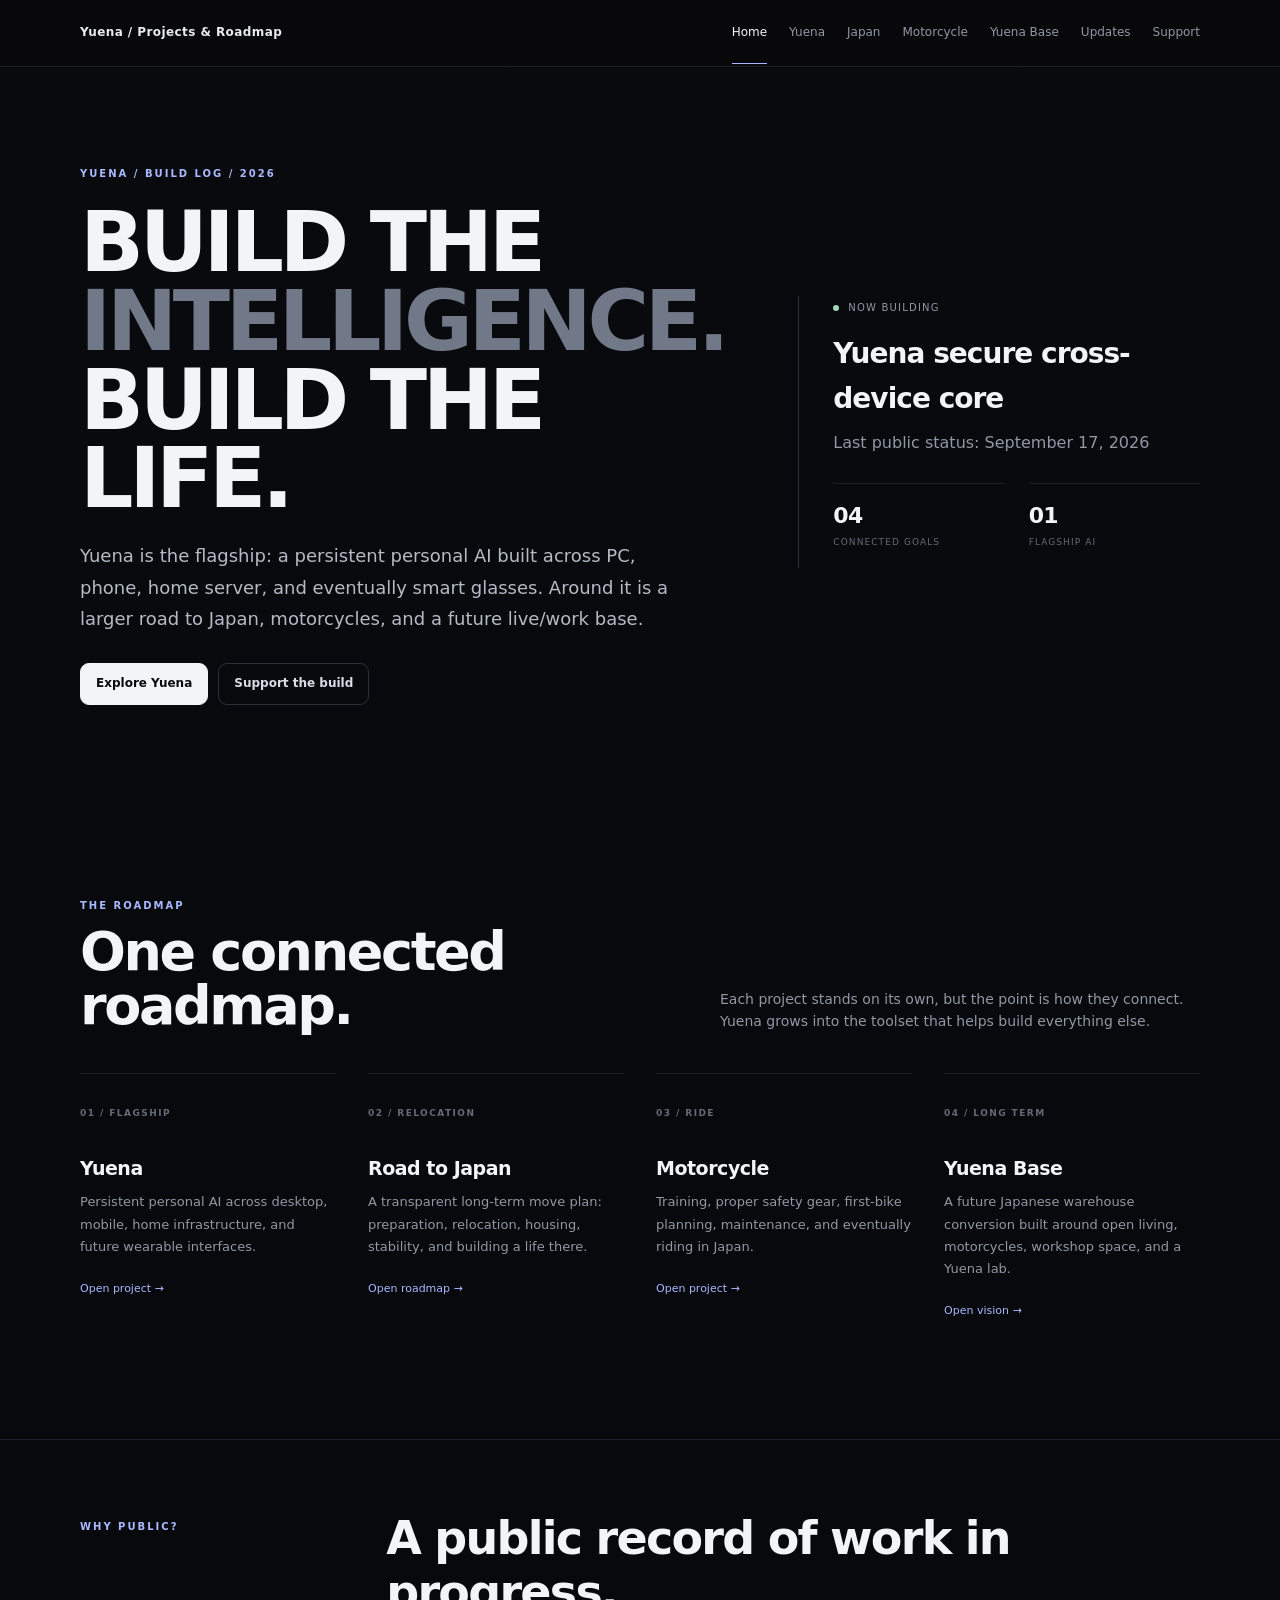
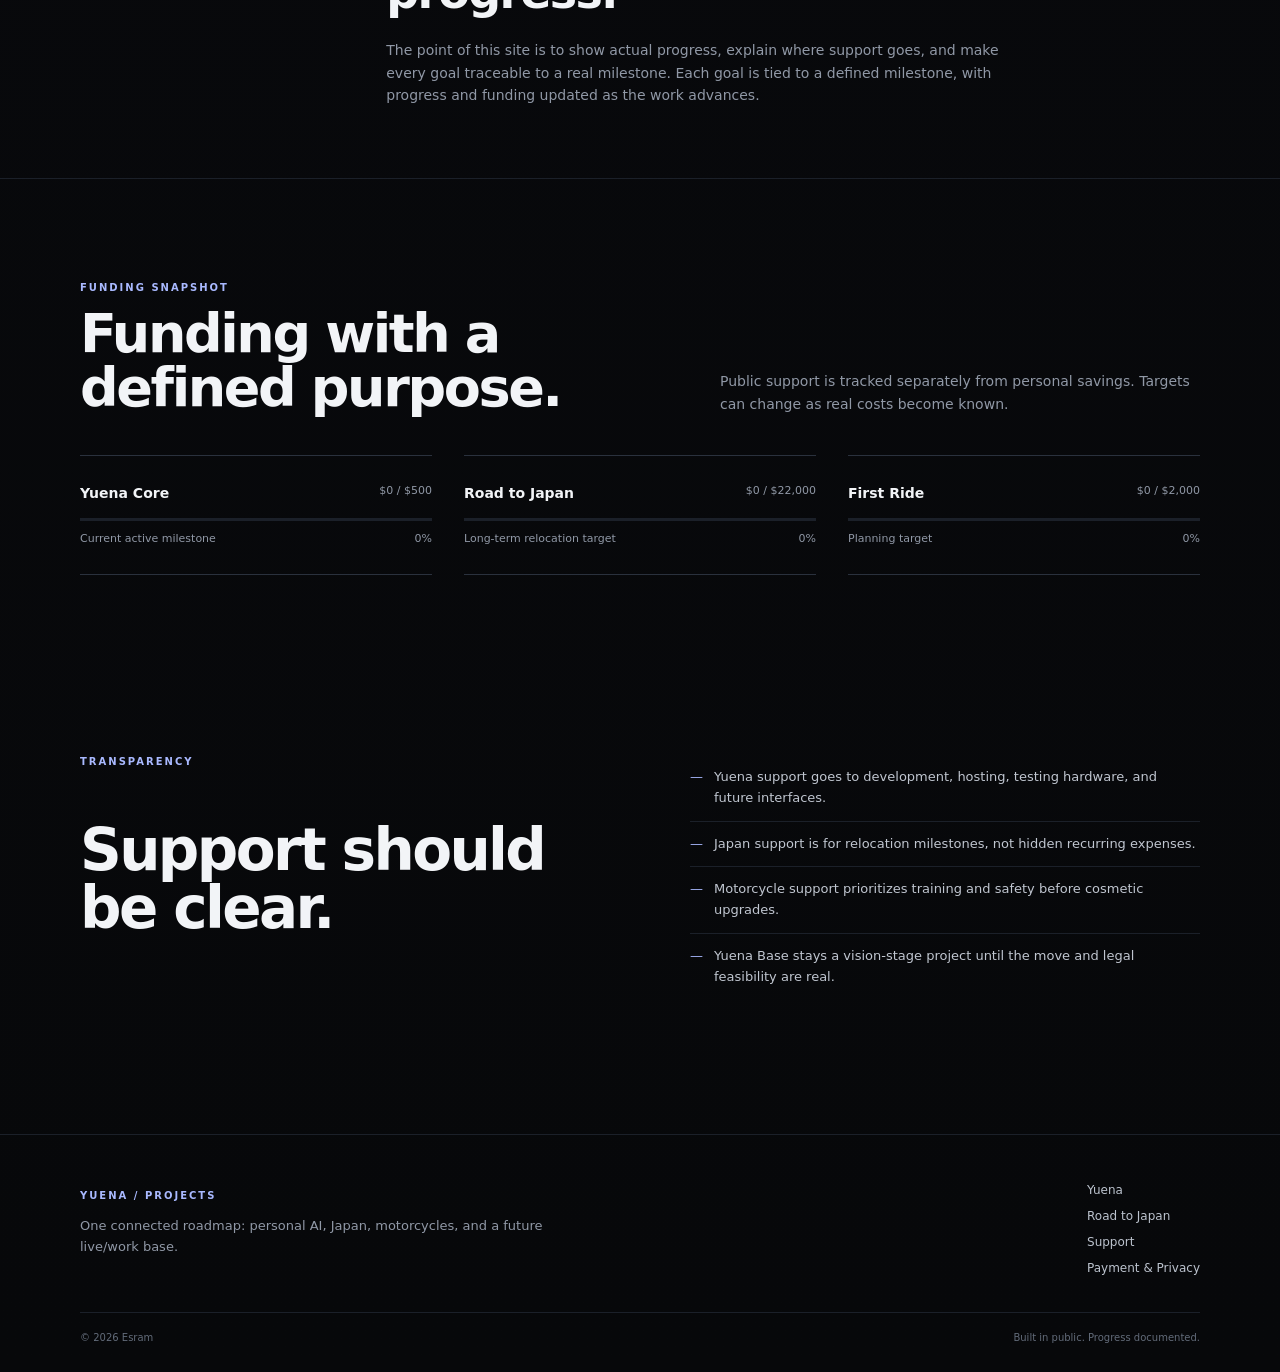
<file: index.html>
<!doctype html>
<html lang="en">
<head>
  <meta charset="utf-8">
  <meta name="viewport" content="width=device-width,initial-scale=1">
  <meta name="theme-color" content="#07090d">
  <meta property="og:type" content="website">
  <meta property="og:site_name" content="Yuena Projects">
  <meta property="og:title" content="Yuena / Projects & Roadmap">
  <meta property="og:description" content="Building Yuena, a persistent personal AI, alongside a documented road to Japan, motorcycle progression, and the long-term Yuena Base.">
  <meta property="og:url" content="https://sleepingesram-dev.github.io/yuena-project/">
  <meta property="og:image" content="https://sleepingesram-dev.github.io/yuena-project/assets/social-preview.png">
  <meta property="og:image:width" content="1200">
  <meta property="og:image:height" content="630">
  <meta name="twitter:card" content="summary_large_image">
  <meta name="twitter:title" content="Yuena / Projects & Roadmap">
  <meta name="twitter:description" content="Building Yuena, a persistent personal AI, alongside a documented road to Japan, motorcycle progression, and the long-term Yuena Base.">
  <meta name="twitter:image" content="https://sleepingesram-dev.github.io/yuena-project/assets/social-preview.png">
  <link rel="canonical" href="https://sleepingesram-dev.github.io/yuena-project/">
  <meta name="description" content="Yuena build log: personal AI, the road to Japan, motorcycles, and a future live/work base.">
  <title>Yuena / Projects & Roadmap</title>
  <link rel="icon" href="assets/favicon.svg" type="image/svg+xml">
  <link rel="stylesheet" href="styles.css?v=6">
  <script src="site-config.js"></script>
  <script defer src="app.js?v=6"></script>
</head>
<body>
<header class="site-header" data-site-header></header>
<main>
  <section class="hero">
    <div class="container hero-grid">
      <div class="reveal">
        <span class="eyebrow">Yuena / BUILD LOG / 2026</span>
        <h1>BUILD THE<br><span>INTELLIGENCE.</span><br>BUILD THE LIFE.</h1>
        <p class="lead">Yuena is the flagship: a persistent personal AI built across PC, phone, home server, and eventually smart glasses. Around it is a larger road to Japan, motorcycles, and a future live/work base.</p>
        <div class="actions">
          <a class="btn primary" href="yuena.html">Explore Yuena</a>
          <a class="btn" href="support.html">Support the build</a>
        </div>
      </div>
      <aside class="hero-card reveal">
        <div class="status-line"><span class="status-dot"></span> Now building</div>
        <h2 data-current-focus style="margin:16px 0 8px;font-size:28px;letter-spacing:-.035em">Yuena secure cross-device core</h2>
        <p style="margin:0;color:var(--muted)">Last public status: <span data-updated></span></p>
        <div class="metric-grid">
          <div class="metric"><strong>04</strong><span>Connected goals</span></div>
          <div class="metric"><strong>01</strong><span>Flagship AI</span></div>
          <div class="metric"><strong>∞</strong><span>Iterations</span></div>
          <div class="metric"><strong>100%</strong><span>Build in public</span></div>
        </div>
      </aside>
    </div>
  </section>

  <section class="section">
    <div class="container">
      <div class="section-head reveal">
        <div><span class="eyebrow">THE ROADMAP</span><h2>One connected roadmap.</h2></div>
        <p>Each project stands on its own, but the point is how they connect. Yuena grows into the toolset that helps build everything else.</p>
      </div>
      <div class="grid-4">
        <a class="card reveal" href="yuena.html"><span class="num">01 / FLAGSHIP</span><h3>Yuena</h3><p>Persistent personal AI across desktop, mobile, home infrastructure, and future wearable interfaces.</p><span class="arrow">Open project →</span></a>
        <a class="card reveal" href="japan.html"><span class="num">02 / RELOCATION</span><h3>Road to Japan</h3><p>A transparent long-term move plan: preparation, relocation, housing, stability, and building a life there.</p><span class="arrow">Open roadmap →</span></a>
        <a class="card reveal" href="motorcycle.html"><span class="num">03 / RIDE</span><h3>Motorcycle</h3><p>Training, proper safety gear, first-bike planning, maintenance, and eventually riding in Japan.</p><span class="arrow">Open project →</span></a>
        <a class="card reveal" href="base.html"><span class="num">04 / LONG TERM</span><h3>Yuena Base</h3><p>A future Japanese warehouse conversion built around open living, motorcycles, workshop space, and a Yuena lab.</p><span class="arrow">Open vision →</span></a>
      </div>
    </div>
  </section>

  <section class="band">
    <div class="container manifesto">
      <div class="reveal"><span class="eyebrow">WHY PUBLIC?</span></div>
      <div class="reveal">
        <blockquote>A public record of work in progress.</blockquote>
        <p>The point of this site is to show actual progress, explain where support goes, and make every goal traceable to a real milestone. Each goal is tied to a defined milestone, with progress and funding updated as the work advances.</p>
      </div>
    </div>
  </section>

  <section class="section">
    <div class="container">
      <div class="section-head reveal">
        <div><span class="eyebrow">FUNDING SNAPSHOT</span><h2>Funding with a defined purpose.</h2></div>
        <p>Public support is tracked separately from personal savings. Targets can change as real costs become known.</p>
      </div>
      <div class="grid-3">
        <div class="fund-card reveal" data-fund="yuenaCore"><div class="fund-top"><strong data-fund-label></strong><span data-fund-value></span></div><div class="fund-track"><span class="fund-bar" data-fund-bar></span></div><div class="fund-foot"><span>Current active milestone</span><span data-fund-pct></span></div></div>
        <div class="fund-card reveal" data-fund="japan"><div class="fund-top"><strong data-fund-label></strong><span data-fund-value></span></div><div class="fund-track"><span class="fund-bar" data-fund-bar></span></div><div class="fund-foot"><span>Long-term relocation target</span><span data-fund-pct></span></div></div>
        <div class="fund-card reveal" data-fund="motorcycle"><div class="fund-top"><strong data-fund-label></strong><span data-fund-value></span></div><div class="fund-track"><span class="fund-bar" data-fund-bar></span></div><div class="fund-foot"><span>Planning target</span><span data-fund-pct></span></div></div>
      </div>
    </div>
  </section>

  <section class="section tight">
    <div class="container split">
      <div class="reveal"><span class="eyebrow">TRANSPARENCY</span><h2 style="font-size:clamp(34px,5vw,58px);line-height:1;letter-spacing:-.045em">Support should be clear.</h2></div>
      <div class="reveal"><ul class="list"><li>Yuena support goes to development, hosting, testing hardware, and future interfaces.</li><li>Japan support is for relocation milestones, not hidden recurring expenses.</li><li>Motorcycle support prioritizes training and safety before cosmetic upgrades.</li><li>Yuena Base stays a vision-stage project until the move and legal feasibility are real.</li></ul></div>
    </div>
  </section>
</main>
<footer class="site-footer" data-site-footer></footer>
</body>
</html>
</file>
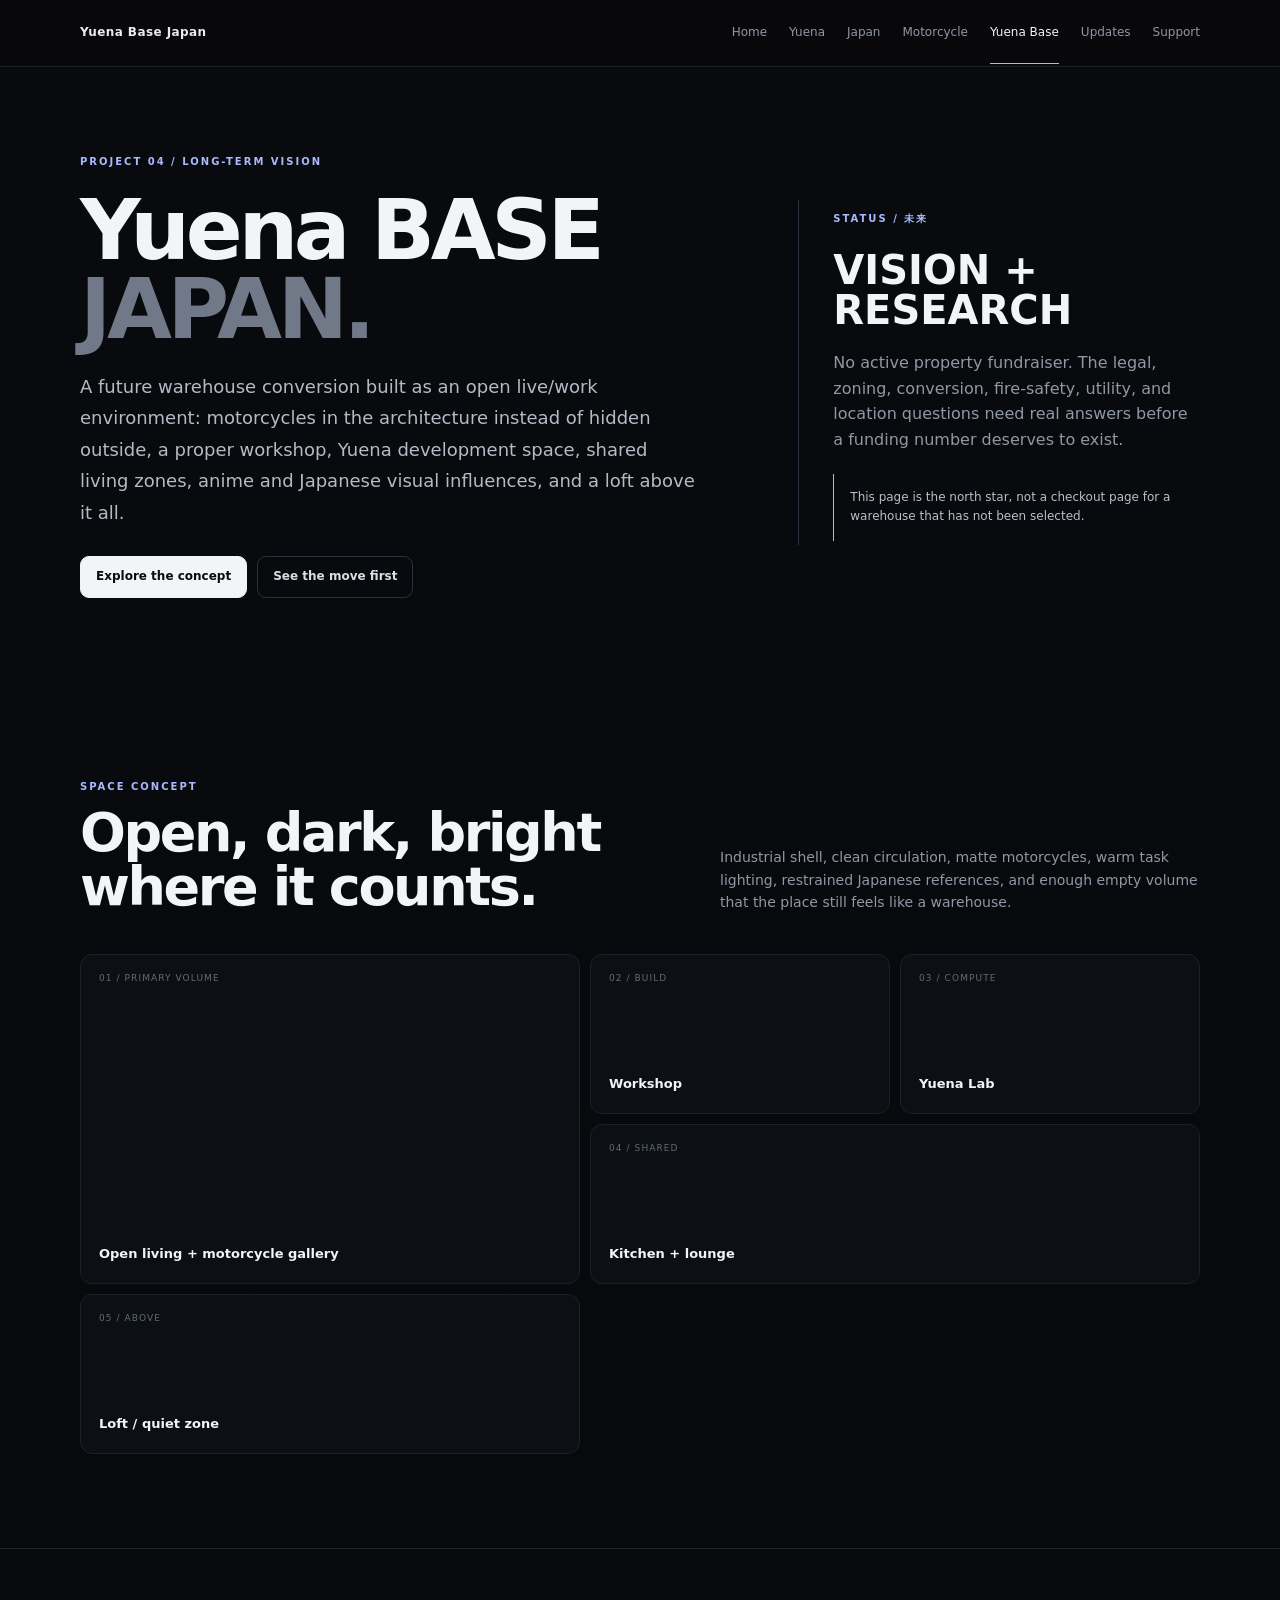
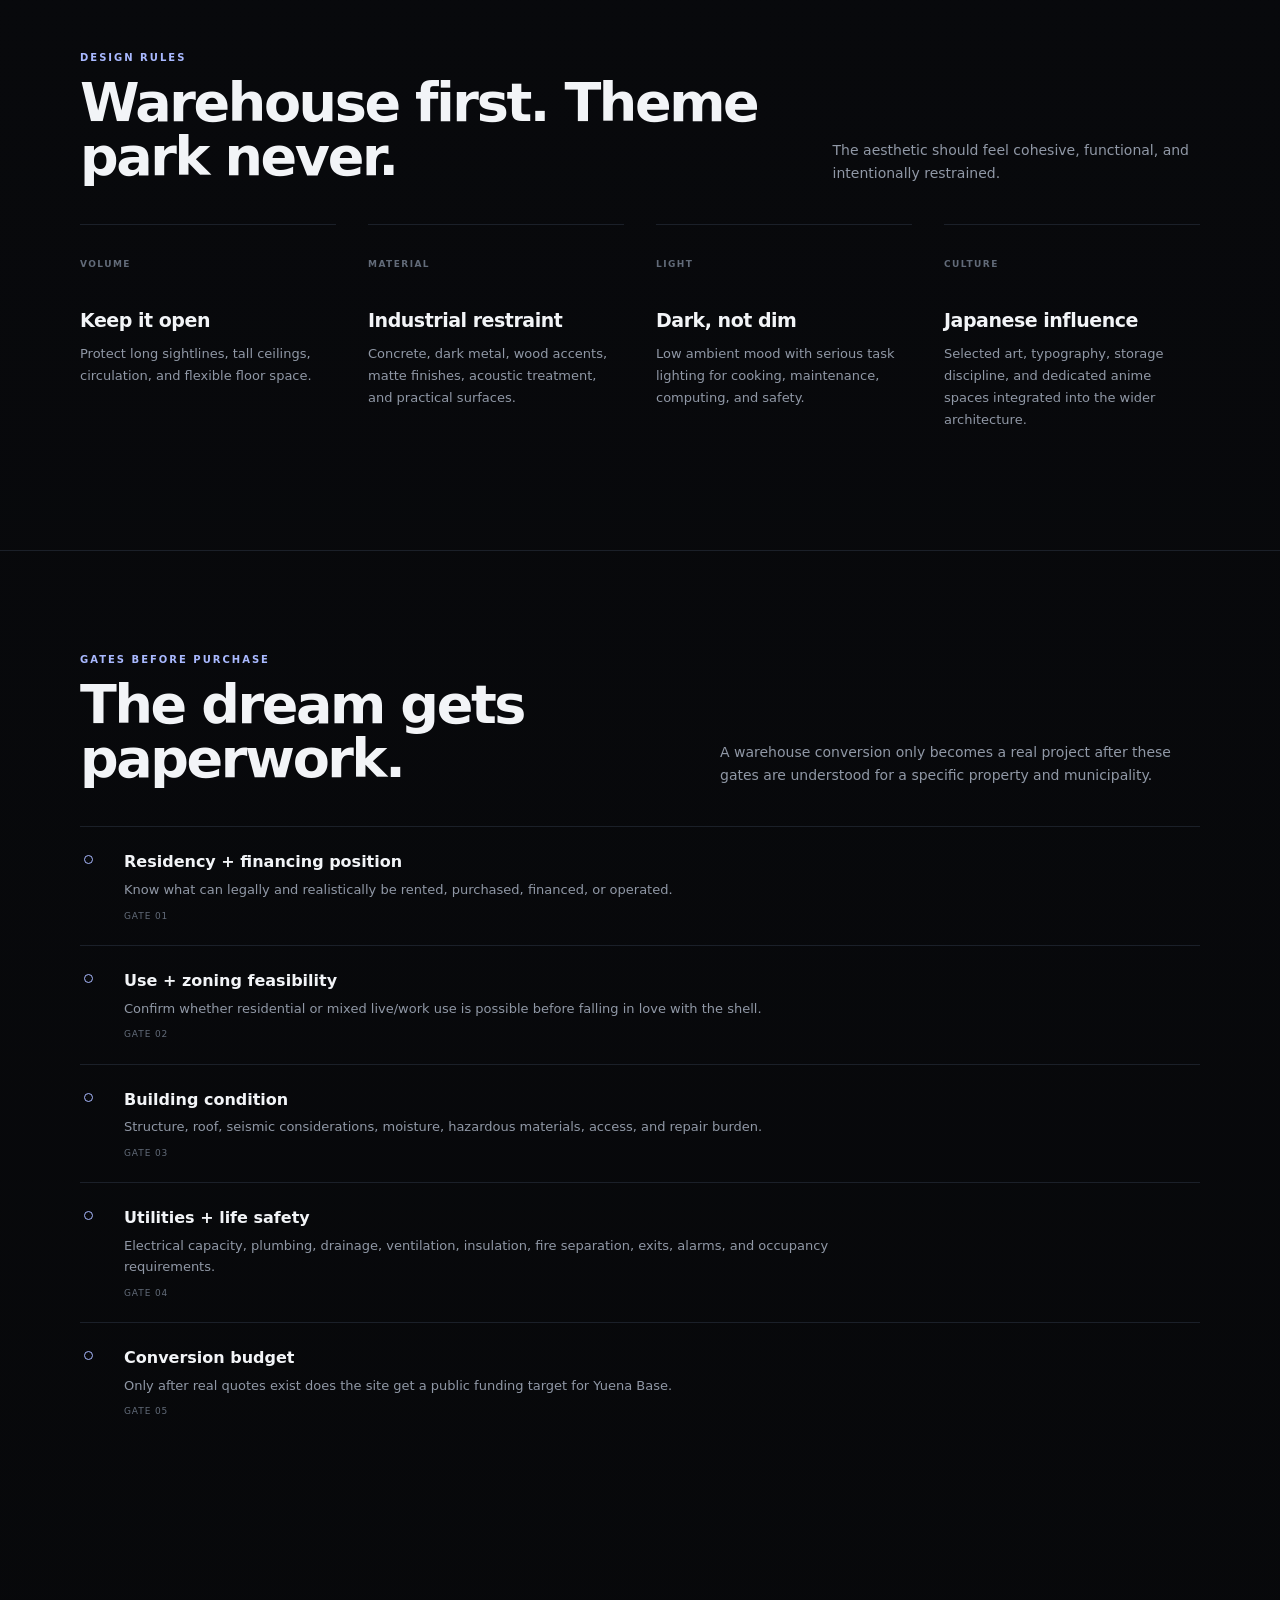
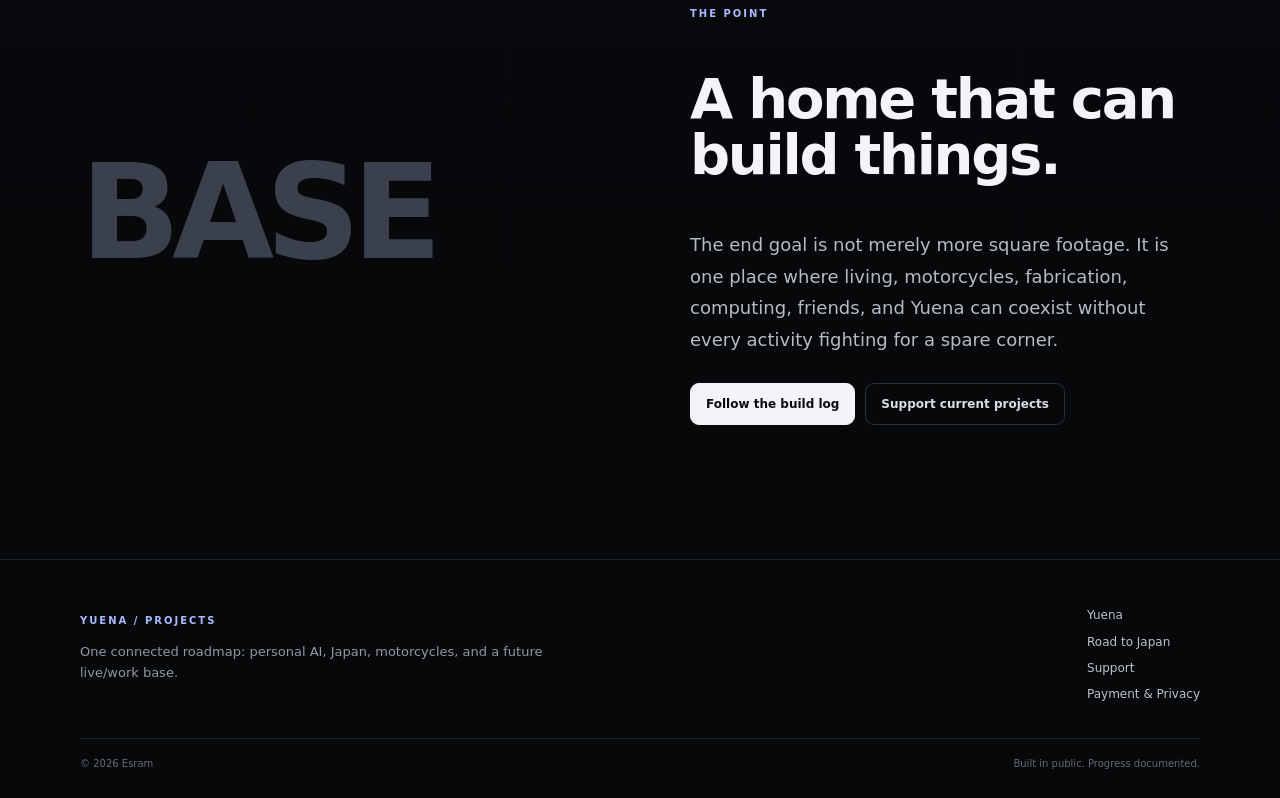
<file: base.html>
<!doctype html>
<html lang="en">
<head>
  <meta charset="utf-8">
  <meta name="viewport" content="width=device-width,initial-scale=1">
  <meta name="theme-color" content="#07090d">
  <meta property="og:type" content="website">
  <meta property="og:site_name" content="Yuena Projects">
  <meta property="og:title" content="Yuena Base Japan">
  <meta property="og:description" content="A long-term concept for a Japanese warehouse-style live/work space combining motorcycles, workshop space, shared living, and a Yuena lab.">
  <meta property="og:url" content="https://sleepingesram-dev.github.io/yuena-project/base.html">
  <meta property="og:image" content="https://sleepingesram-dev.github.io/yuena-project/assets/social-preview.png">
  <meta property="og:image:width" content="1200">
  <meta property="og:image:height" content="630">
  <meta name="twitter:card" content="summary_large_image">
  <meta name="twitter:title" content="Yuena Base Japan">
  <meta name="twitter:description" content="A long-term concept for a Japanese warehouse-style live/work space combining motorcycles, workshop space, shared living, and a Yuena lab.">
  <meta name="twitter:image" content="https://sleepingesram-dev.github.io/yuena-project/assets/social-preview.png">
  <link rel="canonical" href="https://sleepingesram-dev.github.io/yuena-project/base.html">
  <meta name="description" content="Yuena Base: a long-term vision for a Japanese warehouse conversion combining open living, motorcycles, workshop space, and an AI lab.">
  <title>Yuena Base Japan</title>
  <link rel="icon" href="assets/favicon.svg" type="image/svg+xml">
  <link rel="stylesheet" href="styles.css?v=6">
  <script src="site-config.js"></script>
  <script defer src="app.js?v=6"></script>
</head>
<body>
<header class="site-header" data-site-header></header>
<main>
  <section class="hero compact">
    <div class="container hero-grid">
      <div class="reveal">
        <span class="eyebrow">PROJECT 04 / LONG-TERM VISION</span>
        <h1>Yuena BASE<br><span>JAPAN.</span></h1>
        <p class="lead">A future warehouse conversion built as an open live/work environment: motorcycles in the architecture instead of hidden outside, a proper workshop, Yuena development space, shared living zones, anime and Japanese visual influences, and a loft above it all.</p>
        <div class="actions"><a class="btn primary" href="#zones">Explore the concept</a><a class="btn" href="japan.html">See the move first</a></div>
      </div>
      <aside class="hero-card reveal">
        <span class="eyebrow">STATUS / 未来</span>
        <h2 style="font-size:40px;line-height:1;margin:20px 0">VISION + RESEARCH</h2>
        <p style="color:var(--muted)">No active property fundraiser. The legal, zoning, conversion, fire-safety, utility, and location questions need real answers before a funding number deserves to exist.</p>
        <div class="note" style="margin-top:22px">This page is the north star, not a checkout page for a warehouse that has not been selected.</div>
      </aside>
    </div>
  </section>

  <section class="section" id="zones">
    <div class="container">
      <div class="section-head reveal"><div><span class="eyebrow">SPACE CONCEPT</span><h2>Open, dark, bright where it counts.</h2></div><p>Industrial shell, clean circulation, matte motorcycles, warm task lighting, restrained Japanese references, and enough empty volume that the place still feels like a warehouse.</p></div>
      <div class="zone-grid reveal">
        <div class="zone"><small>01 / PRIMARY VOLUME</small><strong>Open living + motorcycle gallery</strong></div>
        <div class="zone"><small>02 / BUILD</small><strong>Workshop</strong></div>
        <div class="zone"><small>03 / COMPUTE</small><strong>Yuena Lab</strong></div>
        <div class="zone"><small>04 / SHARED</small><strong>Kitchen + lounge</strong></div>
        <div class="zone"><small>05 / ABOVE</small><strong>Loft / quiet zone</strong></div>
      </div>
    </div>
  </section>

  <section class="band">
    <div class="container section">
      <div class="section-head reveal"><div><span class="eyebrow">DESIGN RULES</span><h2>Warehouse first. Theme park never.</h2></div><p>The aesthetic should feel cohesive, functional, and intentionally restrained.</p></div>
      <div class="grid-4">
        <div class="card reveal"><span class="num">VOLUME</span><h3>Keep it open</h3><p>Protect long sightlines, tall ceilings, circulation, and flexible floor space.</p></div>
        <div class="card reveal"><span class="num">MATERIAL</span><h3>Industrial restraint</h3><p>Concrete, dark metal, wood accents, matte finishes, acoustic treatment, and practical surfaces.</p></div>
        <div class="card reveal"><span class="num">LIGHT</span><h3>Dark, not dim</h3><p>Low ambient mood with serious task lighting for cooking, maintenance, computing, and safety.</p></div>
        <div class="card reveal"><span class="num">CULTURE</span><h3>Japanese influence</h3><p>Selected art, typography, storage discipline, and dedicated anime spaces integrated into the wider architecture.</p></div>
      </div>
    </div>
  </section>

  <section class="section">
    <div class="container">
      <div class="section-head reveal"><div><span class="eyebrow">GATES BEFORE PURCHASE</span><h2>The dream gets paperwork.</h2></div><p>A warehouse conversion only becomes a real project after these gates are understood for a specific property and municipality.</p></div>
      <div class="timeline">
        <div class="timeline-card reveal"><h3>Residency + financing position</h3><p>Know what can legally and realistically be rented, purchased, financed, or operated.</p><small>Gate 01</small></div>
        <div class="timeline-card reveal"><h3>Use + zoning feasibility</h3><p>Confirm whether residential or mixed live/work use is possible before falling in love with the shell.</p><small>Gate 02</small></div>
        <div class="timeline-card reveal"><h3>Building condition</h3><p>Structure, roof, seismic considerations, moisture, hazardous materials, access, and repair burden.</p><small>Gate 03</small></div>
        <div class="timeline-card reveal"><h3>Utilities + life safety</h3><p>Electrical capacity, plumbing, drainage, ventilation, insulation, fire separation, exits, alarms, and occupancy requirements.</p><small>Gate 04</small></div>
        <div class="timeline-card reveal"><h3>Conversion budget</h3><p>Only after real quotes exist does the site get a public funding target for Yuena Base.</p><small>Gate 05</small></div>
      </div>
    </div>
  </section>

  <section class="section tight">
    <div class="container split">
      <div class="reveal"><div class="big-number">BASE</div></div>
      <div class="reveal"><span class="eyebrow">THE POINT</span><h2 style="font-size:clamp(34px,5vw,56px);line-height:1;letter-spacing:-.04em">A home that can build things.</h2><p class="lead">The end goal is not merely more square footage. It is one place where living, motorcycles, fabrication, computing, friends, and Yuena can coexist without every activity fighting for a spare corner.</p><div class="actions"><a class="btn primary" href="updates.html">Follow the build log</a><a class="btn" href="support.html">Support current projects</a></div></div>
    </div>
  </section>
</main>
<footer class="site-footer" data-site-footer></footer>
</body>
</html>
</file>
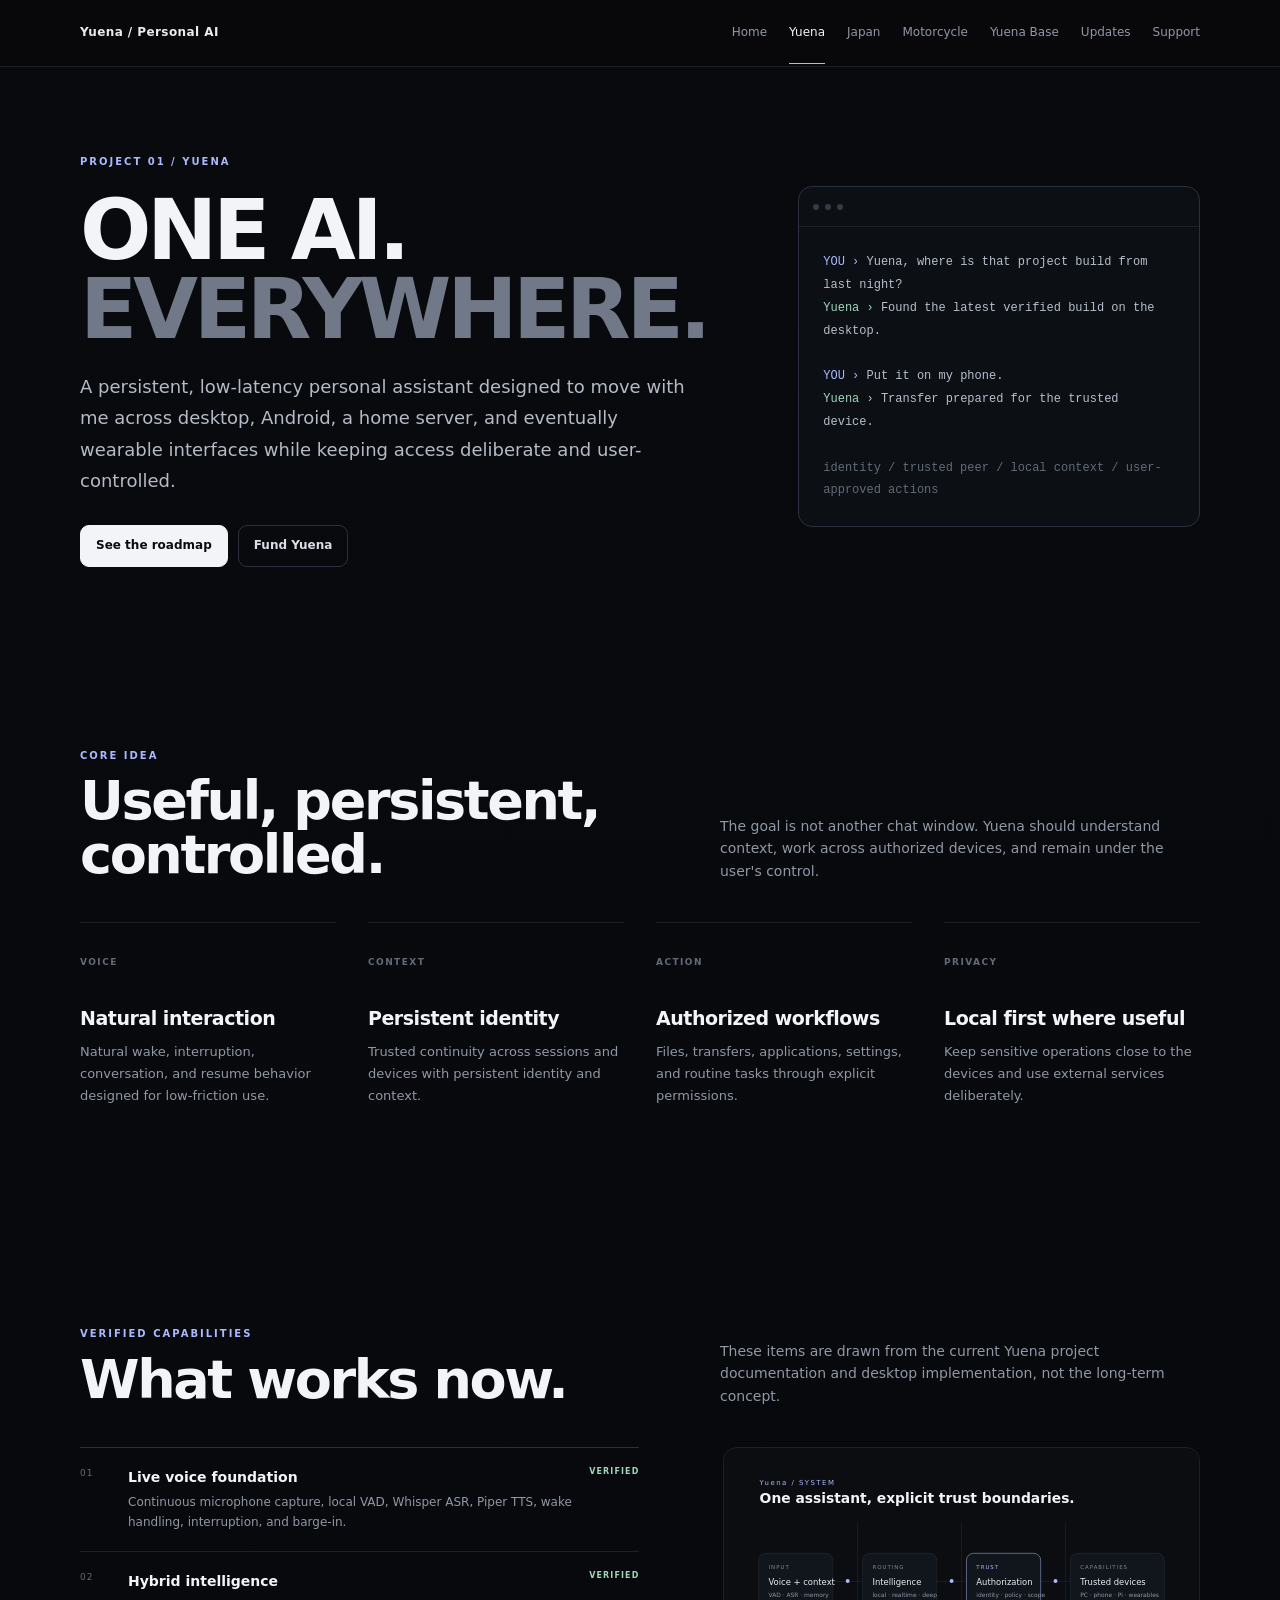
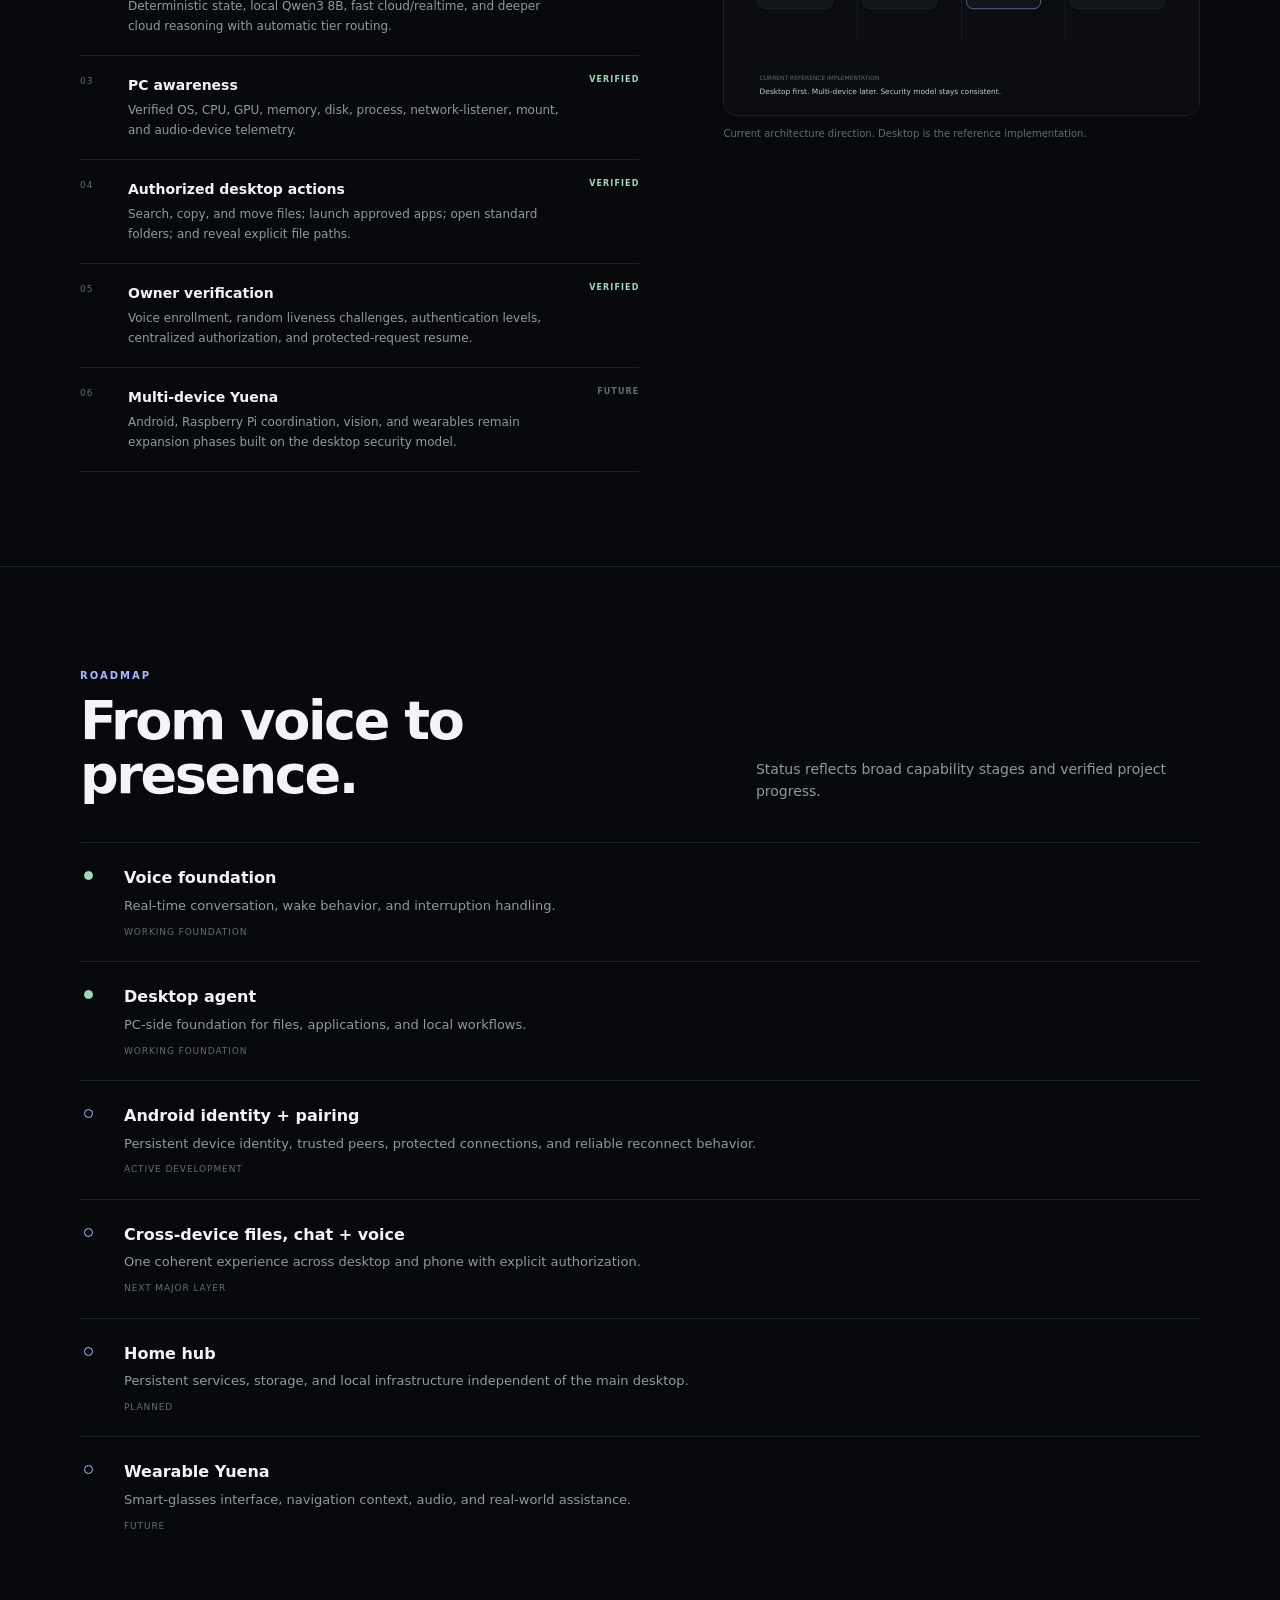
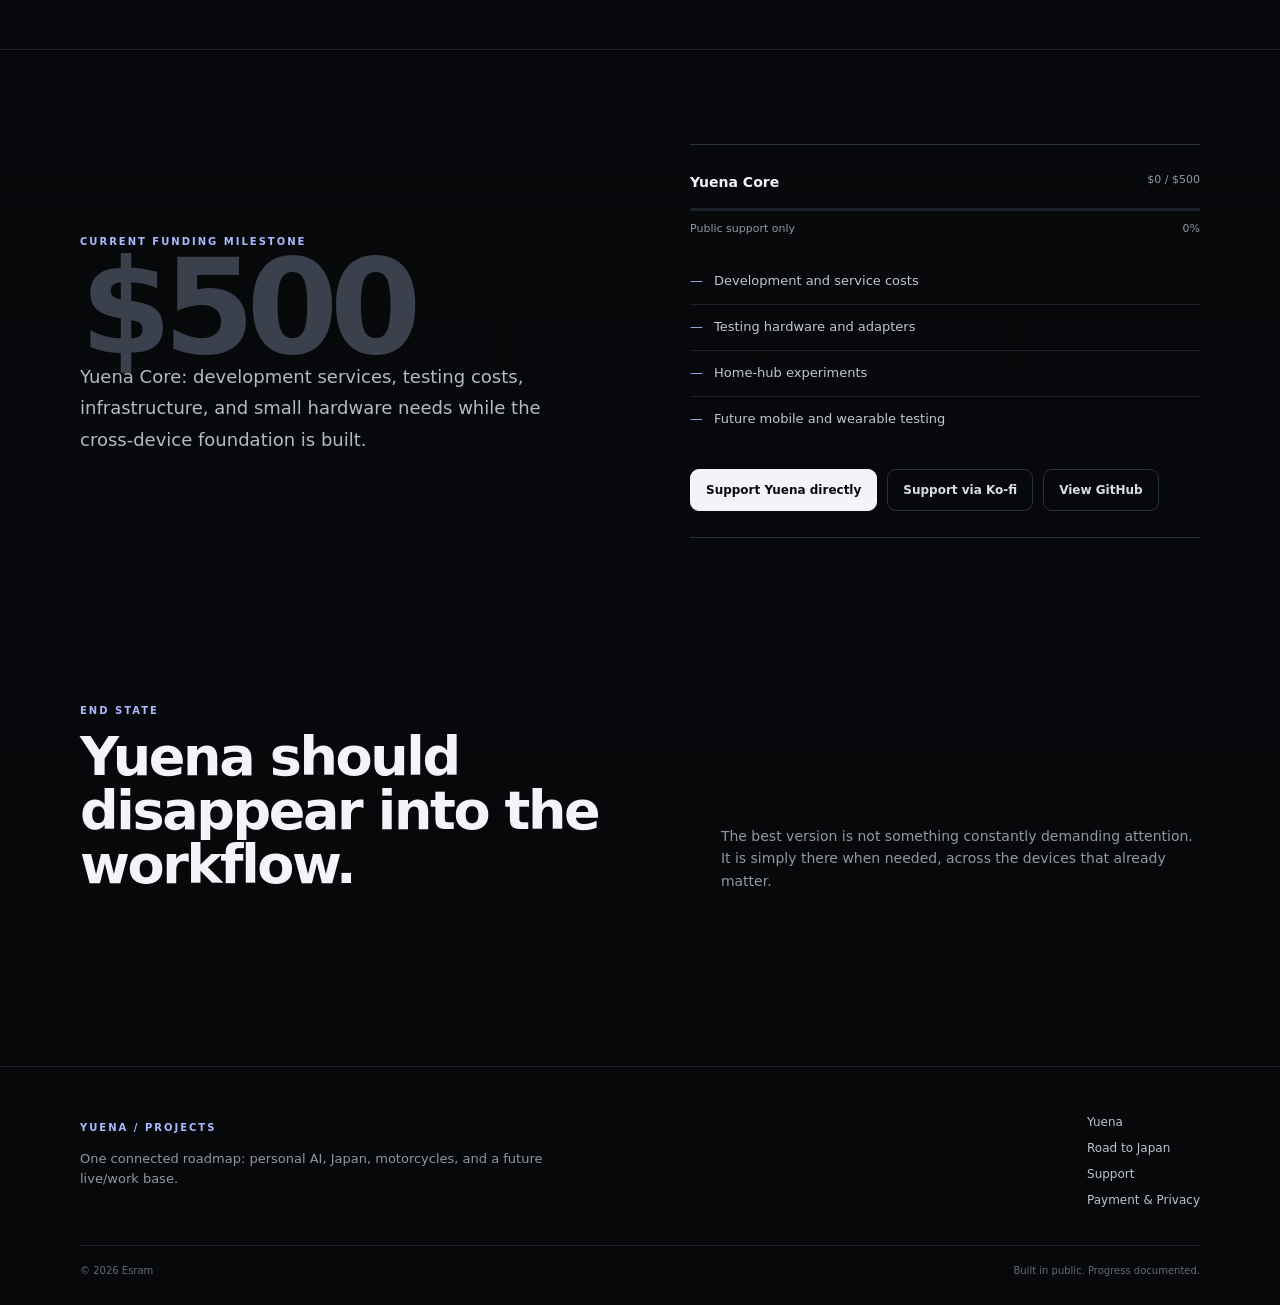
<file: ev.html>
<!doctype html>
<html lang="en"><head>
<meta charset="utf-8">
<meta name="robots" content="noindex">
<meta http-equiv="refresh" content="0; url=yuena.html">
<link rel="canonical" href="https://sleepingesram-dev.github.io/yuena-project/yuena.html">
<title>Moved to Yuena</title>
<script>location.replace('yuena.html' + location.search + location.hash);</script>
</head><body>
<p>E.V. has been renamed to Yuena. <a href="yuena.html">Continue to Yuena</a>.</p>
</body></html>
</file>
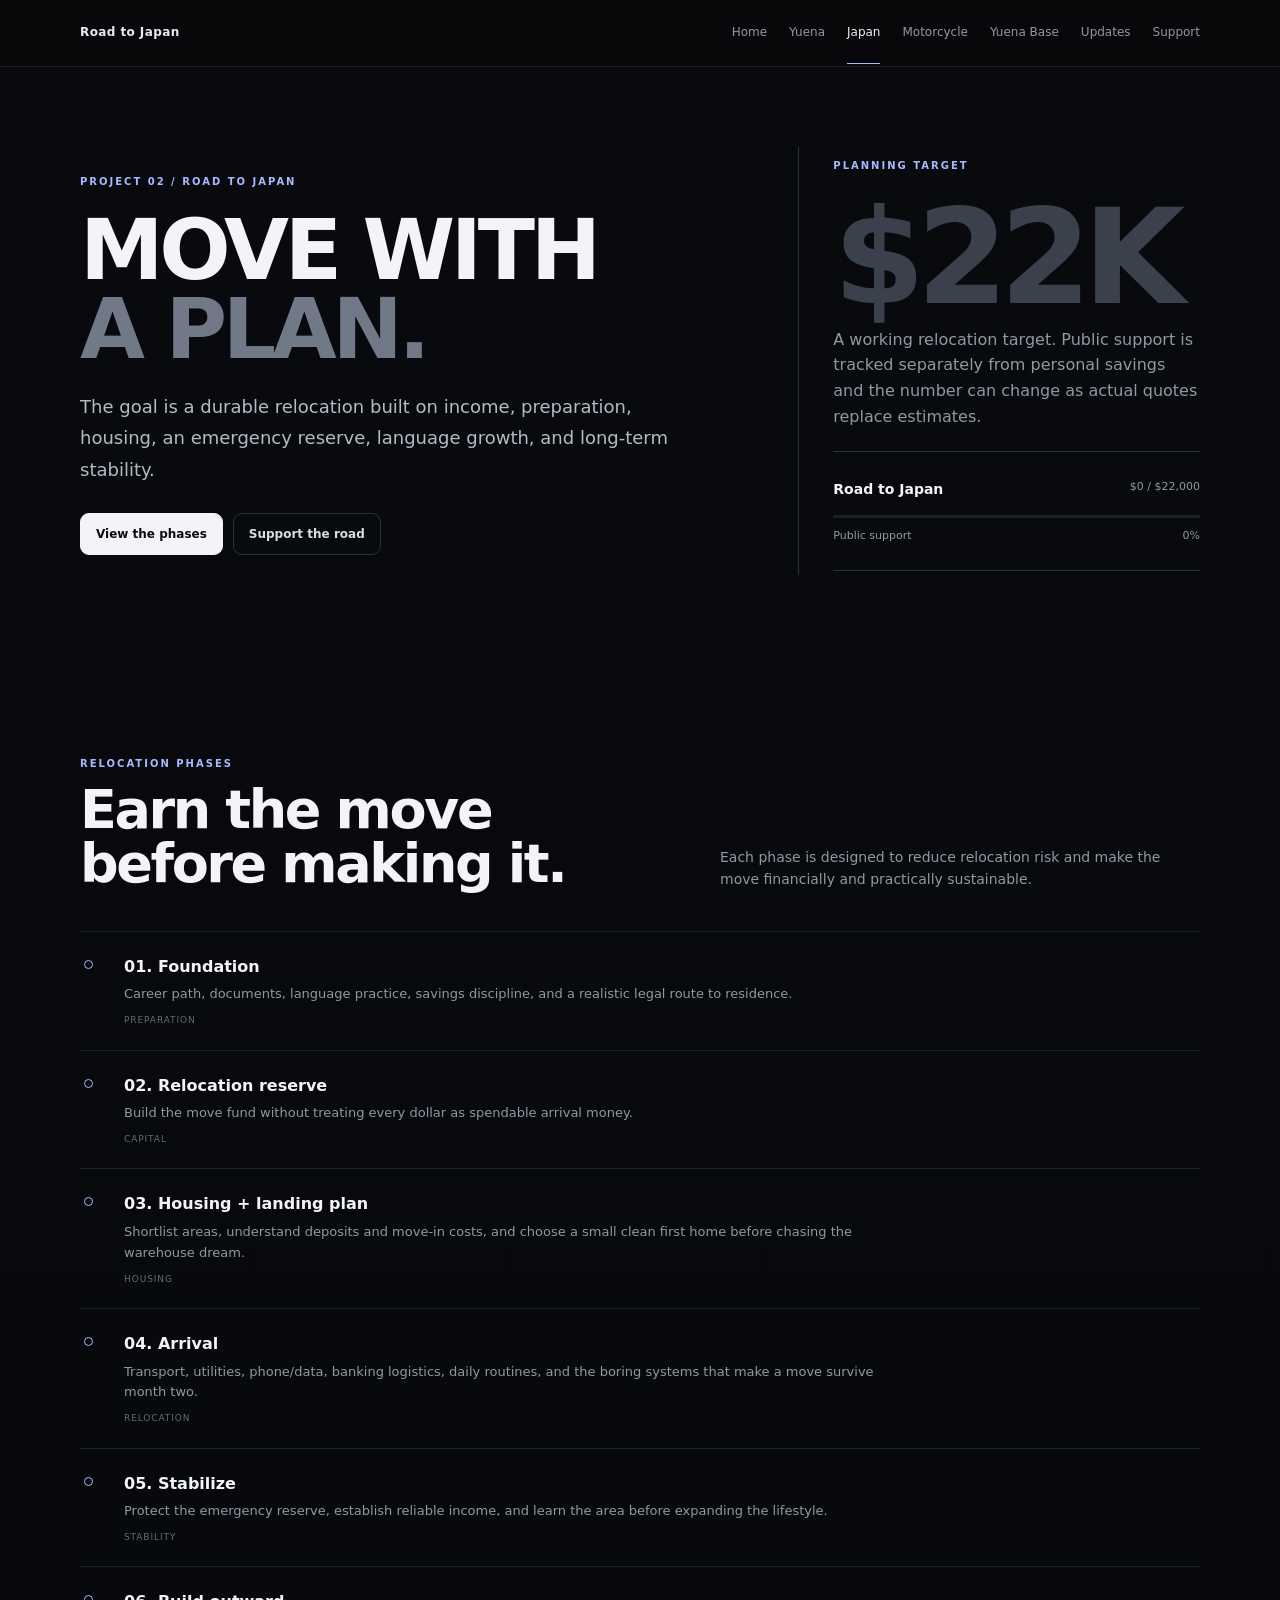
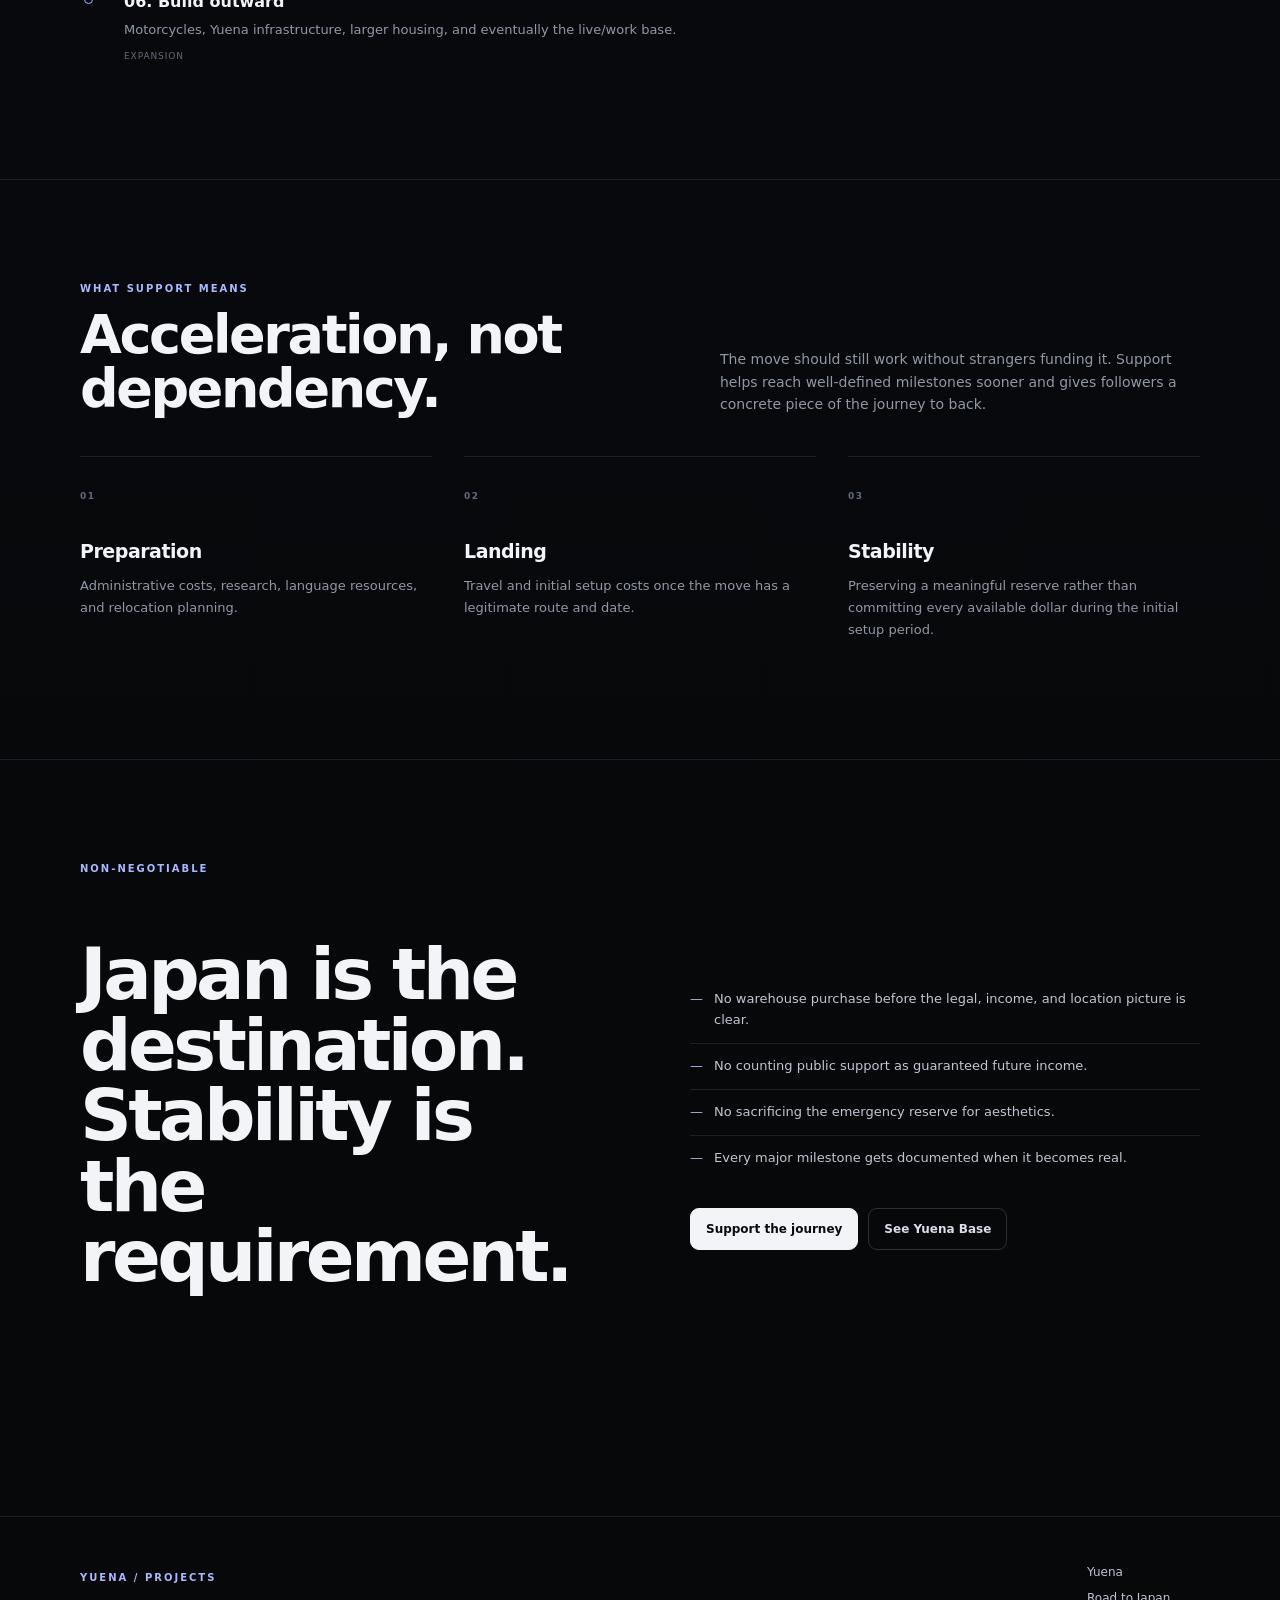
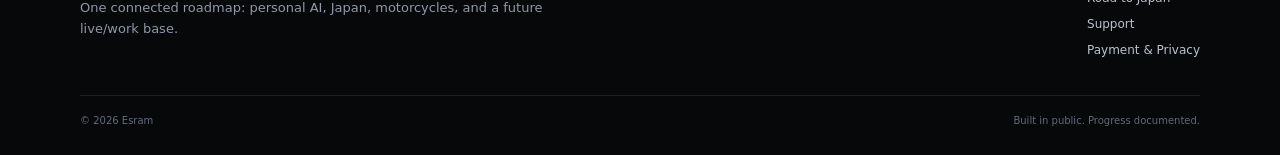
<file: japan.html>
<!doctype html>
<html lang="en">
<head>
  <meta charset="utf-8">
  <meta name="viewport" content="width=device-width,initial-scale=1">
  <meta name="theme-color" content="#07090d">
  <meta property="og:type" content="website">
  <meta property="og:site_name" content="Yuena Projects">
  <meta property="og:title" content="Road to Japan">
  <meta property="og:description" content="A transparent relocation roadmap built around preparation, financial stability, housing, language growth, and long-term sustainability.">
  <meta property="og:url" content="https://sleepingesram-dev.github.io/yuena-project/japan.html">
  <meta property="og:image" content="https://sleepingesram-dev.github.io/yuena-project/assets/social-preview.png">
  <meta property="og:image:width" content="1200">
  <meta property="og:image:height" content="630">
  <meta name="twitter:card" content="summary_large_image">
  <meta name="twitter:title" content="Road to Japan">
  <meta name="twitter:description" content="A transparent relocation roadmap built around preparation, financial stability, housing, language growth, and long-term sustainability.">
  <meta name="twitter:image" content="https://sleepingesram-dev.github.io/yuena-project/assets/social-preview.png">
  <link rel="canonical" href="https://sleepingesram-dev.github.io/yuena-project/japan.html">
  <meta name="description" content="Road to Japan: a public relocation roadmap built around preparation, stability, and a sustainable move.">
  <title>Road to Japan / Yuena</title>
  <link rel="icon" href="assets/favicon.svg" type="image/svg+xml">
  <link rel="stylesheet" href="styles.css?v=6">
  <script src="site-config.js"></script>
  <script defer src="app.js?v=6"></script>
</head>
<body>
<header class="site-header" data-site-header></header>
<main>
  <section class="hero compact">
    <div class="container hero-grid">
      <div class="reveal">
        <span class="eyebrow">PROJECT 02 / ROAD TO JAPAN</span>
        <h1>MOVE WITH<br><span>A PLAN.</span></h1>
        <p class="lead">The goal is a durable relocation built on income, preparation, housing, an emergency reserve, language growth, and long-term stability.</p>
        <div class="actions"><a class="btn primary" href="#phases">View the phases</a><a class="btn" href="support.html#japan">Support the road</a></div>
      </div>
      <aside class="hero-card reveal">
        <span class="eyebrow">PLANNING TARGET</span>
        <div class="big-number" style="margin-top:26px">$22K</div>
        <p style="color:var(--muted)">A working relocation target. Public support is tracked separately from personal savings and the number can change as actual quotes replace estimates.</p>
        <div class="fund-card" data-fund="japan" style="margin-top:22px">
          <div class="fund-top"><strong data-fund-label></strong><span data-fund-value></span></div>
          <div class="fund-track"><span class="fund-bar" data-fund-bar></span></div>
          <div class="fund-foot"><span>Public support</span><span data-fund-pct></span></div>
        </div>
      </aside>
    </div>
  </section>

  <section class="section" id="phases">
    <div class="container">
      <div class="section-head reveal"><div><span class="eyebrow">RELOCATION PHASES</span><h2>Earn the move before making it.</h2></div><p>Each phase is designed to reduce relocation risk and make the move financially and practically sustainable.</p></div>
      <div class="timeline">
        <div class="timeline-card reveal"><h3>01. Foundation</h3><p>Career path, documents, language practice, savings discipline, and a realistic legal route to residence.</p><small>Preparation</small></div>
        <div class="timeline-card reveal"><h3>02. Relocation reserve</h3><p>Build the move fund without treating every dollar as spendable arrival money.</p><small>Capital</small></div>
        <div class="timeline-card reveal"><h3>03. Housing + landing plan</h3><p>Shortlist areas, understand deposits and move-in costs, and choose a small clean first home before chasing the warehouse dream.</p><small>Housing</small></div>
        <div class="timeline-card reveal"><h3>04. Arrival</h3><p>Transport, utilities, phone/data, banking logistics, daily routines, and the boring systems that make a move survive month two.</p><small>Relocation</small></div>
        <div class="timeline-card reveal"><h3>05. Stabilize</h3><p>Protect the emergency reserve, establish reliable income, and learn the area before expanding the lifestyle.</p><small>Stability</small></div>
        <div class="timeline-card reveal"><h3>06. Build outward</h3><p>Motorcycles, Yuena infrastructure, larger housing, and eventually the live/work base.</p><small>Expansion</small></div>
      </div>
    </div>
  </section>

  <section class="band">
    <div class="container section">
      <div class="section-head reveal"><div><span class="eyebrow">WHAT SUPPORT MEANS</span><h2>Acceleration, not dependency.</h2></div><p>The move should still work without strangers funding it. Support helps reach well-defined milestones sooner and gives followers a concrete piece of the journey to back.</p></div>
      <div class="grid-3">
        <div class="card reveal"><span class="num">01</span><h3>Preparation</h3><p>Administrative costs, research, language resources, and relocation planning.</p></div>
        <div class="card reveal"><span class="num">02</span><h3>Landing</h3><p>Travel and initial setup costs once the move has a legitimate route and date.</p></div>
        <div class="card reveal"><span class="num">03</span><h3>Stability</h3><p>Preserving a meaningful reserve rather than committing every available dollar during the initial setup period.</p></div>
      </div>
    </div>
  </section>

  <section class="section">
    <div class="container split">
      <div class="reveal"><span class="eyebrow">NON-NEGOTIABLE</span><h2 style="font-size:clamp(38px,6vw,72px);line-height:.98;letter-spacing:-.05em">Japan is the destination. Stability is the requirement.</h2></div>
      <div class="reveal"><ul class="list"><li>No warehouse purchase before the legal, income, and location picture is clear.</li><li>No counting public support as guaranteed future income.</li><li>No sacrificing the emergency reserve for aesthetics.</li><li>Every major milestone gets documented when it becomes real.</li></ul><div class="actions"><a class="btn primary" data-link="stripeJapan" href="#">Support the journey</a><a class="btn" href="base.html">See Yuena Base</a></div></div>
    </div>
  </section>
</main>
<footer class="site-footer" data-site-footer></footer>
</body>
</html>
</file>
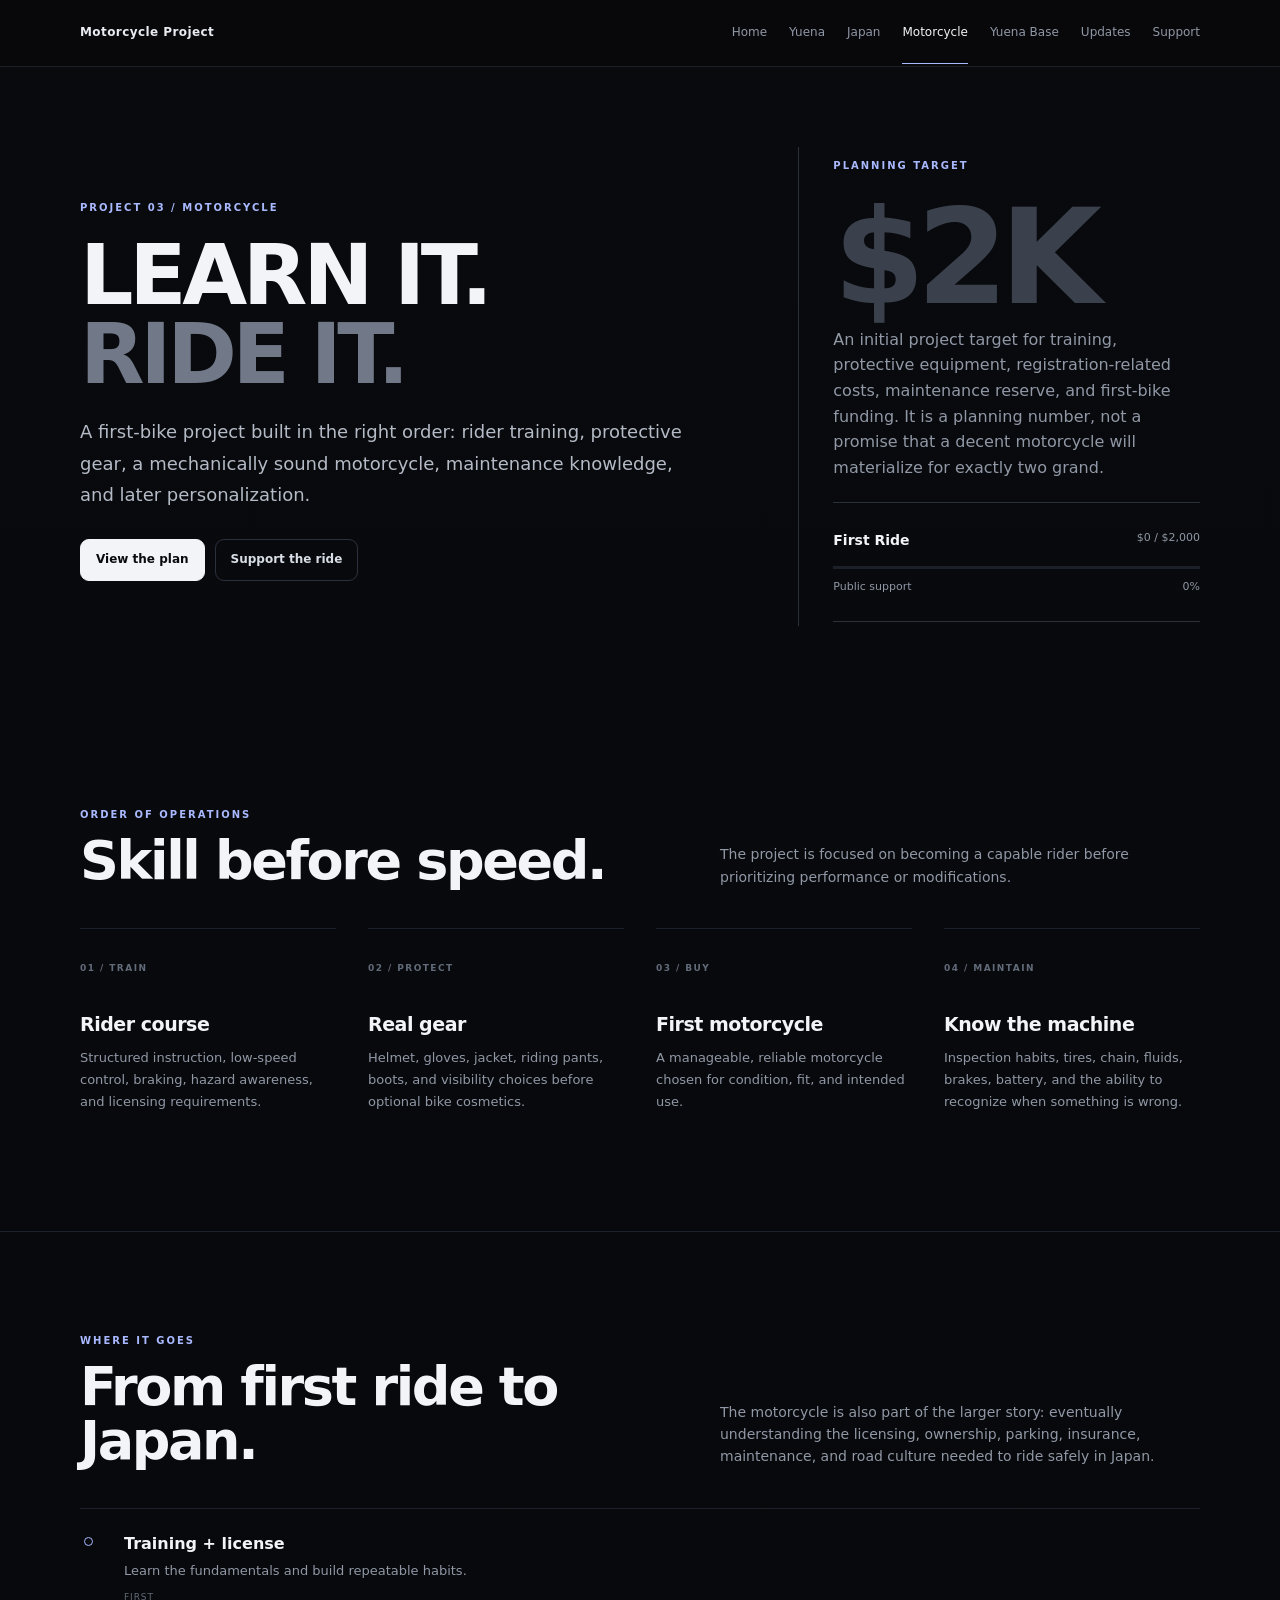
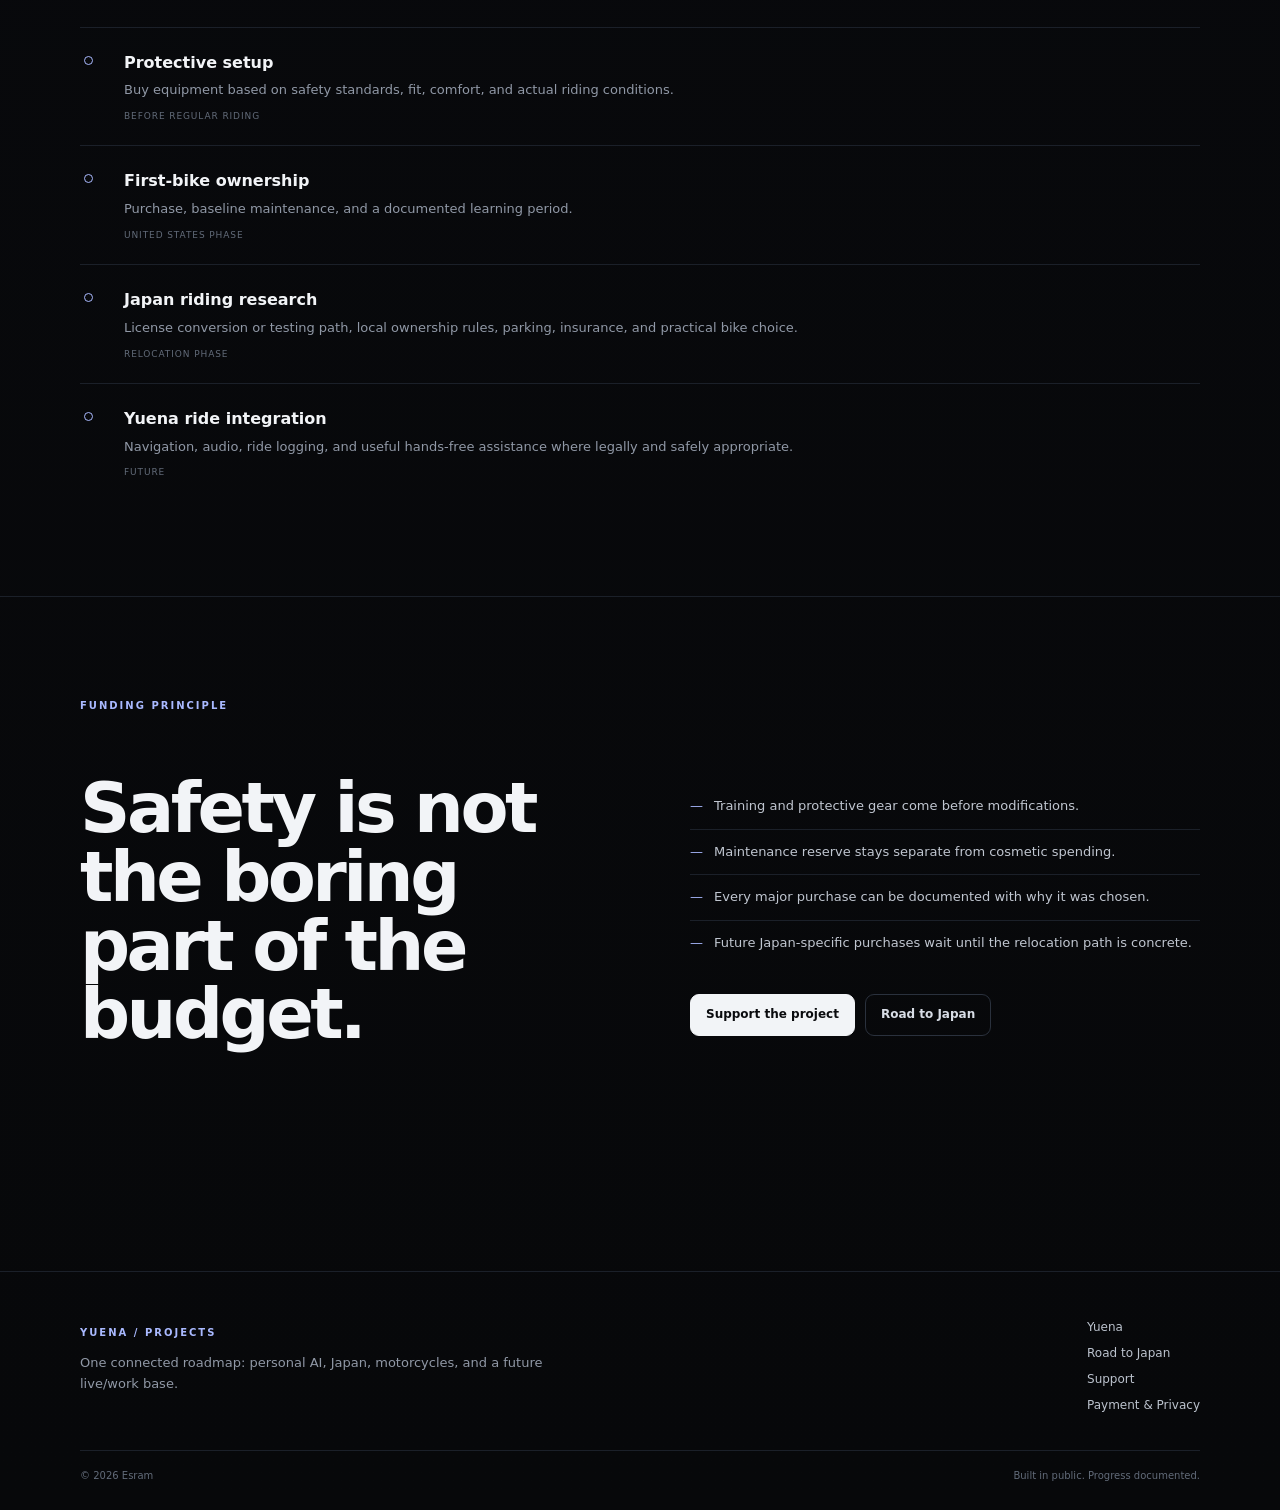
<file: motorcycle.html>
<!doctype html>
<html lang="en">
<head>
  <meta charset="utf-8">
  <meta name="viewport" content="width=device-width,initial-scale=1">
  <meta name="theme-color" content="#07090d">
  <meta property="og:type" content="website">
  <meta property="og:site_name" content="Yuena Projects">
  <meta property="og:title" content="Motorcycle Project">
  <meta property="og:description" content="A rider-first motorcycle project focused on training, protective equipment, mechanical reliability, maintenance, and future riding in Japan.">
  <meta property="og:url" content="https://sleepingesram-dev.github.io/yuena-project/motorcycle.html">
  <meta property="og:image" content="https://sleepingesram-dev.github.io/yuena-project/assets/social-preview.png">
  <meta property="og:image:width" content="1200">
  <meta property="og:image:height" content="630">
  <meta name="twitter:card" content="summary_large_image">
  <meta name="twitter:title" content="Motorcycle Project">
  <meta name="twitter:description" content="A rider-first motorcycle project focused on training, protective equipment, mechanical reliability, maintenance, and future riding in Japan.">
  <meta name="twitter:image" content="https://sleepingesram-dev.github.io/yuena-project/assets/social-preview.png">
  <link rel="canonical" href="https://sleepingesram-dev.github.io/yuena-project/motorcycle.html">
  <meta name="description" content="Motorcycle project: training, safety gear, first-bike planning, maintenance, and a future riding life in Japan.">
  <title>Motorcycle Project / Yuena</title>
  <link rel="icon" href="assets/favicon.svg" type="image/svg+xml">
  <link rel="stylesheet" href="styles.css?v=6">
  <script src="site-config.js"></script>
  <script defer src="app.js?v=6"></script>
</head>
<body>
<header class="site-header" data-site-header></header>
<main>
  <section class="hero compact">
    <div class="container hero-grid">
      <div class="reveal">
        <span class="eyebrow">PROJECT 03 / MOTORCYCLE</span>
        <h1>LEARN IT.<br><span>RIDE IT.</span></h1>
        <p class="lead">A first-bike project built in the right order: rider training, protective gear, a mechanically sound motorcycle, maintenance knowledge, and later personalization.</p>
        <div class="actions"><a class="btn primary" href="#plan">View the plan</a><a class="btn" href="support.html#motorcycle">Support the ride</a></div>
      </div>
      <aside class="hero-card reveal">
        <span class="eyebrow">PLANNING TARGET</span>
        <div class="big-number" style="margin-top:26px">$2K</div>
        <p style="color:var(--muted)">An initial project target for training, protective equipment, registration-related costs, maintenance reserve, and first-bike funding. It is a planning number, not a promise that a decent motorcycle will materialize for exactly two grand.</p>
        <div class="fund-card" data-fund="motorcycle" style="margin-top:22px">
          <div class="fund-top"><strong data-fund-label></strong><span data-fund-value></span></div>
          <div class="fund-track"><span class="fund-bar" data-fund-bar></span></div>
          <div class="fund-foot"><span>Public support</span><span data-fund-pct></span></div>
        </div>
      </aside>
    </div>
  </section>

  <section class="section" id="plan">
    <div class="container">
      <div class="section-head reveal"><div><span class="eyebrow">ORDER OF OPERATIONS</span><h2>Skill before speed.</h2></div><p>The project is focused on becoming a capable rider before prioritizing performance or modifications.</p></div>
      <div class="grid-4">
        <div class="card reveal"><span class="num">01 / TRAIN</span><h3>Rider course</h3><p>Structured instruction, low-speed control, braking, hazard awareness, and licensing requirements.</p></div>
        <div class="card reveal"><span class="num">02 / PROTECT</span><h3>Real gear</h3><p>Helmet, gloves, jacket, riding pants, boots, and visibility choices before optional bike cosmetics.</p></div>
        <div class="card reveal"><span class="num">03 / BUY</span><h3>First motorcycle</h3><p>A manageable, reliable motorcycle chosen for condition, fit, and intended use.</p></div>
        <div class="card reveal"><span class="num">04 / MAINTAIN</span><h3>Know the machine</h3><p>Inspection habits, tires, chain, fluids, brakes, battery, and the ability to recognize when something is wrong.</p></div>
      </div>
    </div>
  </section>

  <section class="band">
    <div class="container section">
      <div class="section-head reveal"><div><span class="eyebrow">WHERE IT GOES</span><h2>From first ride to Japan.</h2></div><p>The motorcycle is also part of the larger story: eventually understanding the licensing, ownership, parking, insurance, maintenance, and road culture needed to ride safely in Japan.</p></div>
      <div class="timeline">
        <div class="timeline-card reveal"><h3>Training + license</h3><p>Learn the fundamentals and build repeatable habits.</p><small>First</small></div>
        <div class="timeline-card reveal"><h3>Protective setup</h3><p>Buy equipment based on safety standards, fit, comfort, and actual riding conditions.</p><small>Before regular riding</small></div>
        <div class="timeline-card reveal"><h3>First-bike ownership</h3><p>Purchase, baseline maintenance, and a documented learning period.</p><small>United States phase</small></div>
        <div class="timeline-card reveal"><h3>Japan riding research</h3><p>License conversion or testing path, local ownership rules, parking, insurance, and practical bike choice.</p><small>Relocation phase</small></div>
        <div class="timeline-card reveal"><h3>Yuena ride integration</h3><p>Navigation, audio, ride logging, and useful hands-free assistance where legally and safely appropriate.</p><small>Future</small></div>
      </div>
    </div>
  </section>

  <section class="section">
    <div class="container split">
      <div class="reveal"><span class="eyebrow">FUNDING PRINCIPLE</span><h2 style="font-size:clamp(38px,6vw,70px);line-height:.98;letter-spacing:-.05em">Safety is not the boring part of the budget.</h2></div>
      <div class="reveal"><ul class="list"><li>Training and protective gear come before modifications.</li><li>Maintenance reserve stays separate from cosmetic spending.</li><li>Every major purchase can be documented with why it was chosen.</li><li>Future Japan-specific purchases wait until the relocation path is concrete.</li></ul><div class="actions"><a class="btn primary" data-link="stripeMotorcycle" href="#">Support the project</a><a class="btn" href="japan.html">Road to Japan</a></div></div>
    </div>
  </section>
</main>
<footer class="site-footer" data-site-footer></footer>
</body>
</html>
</file>
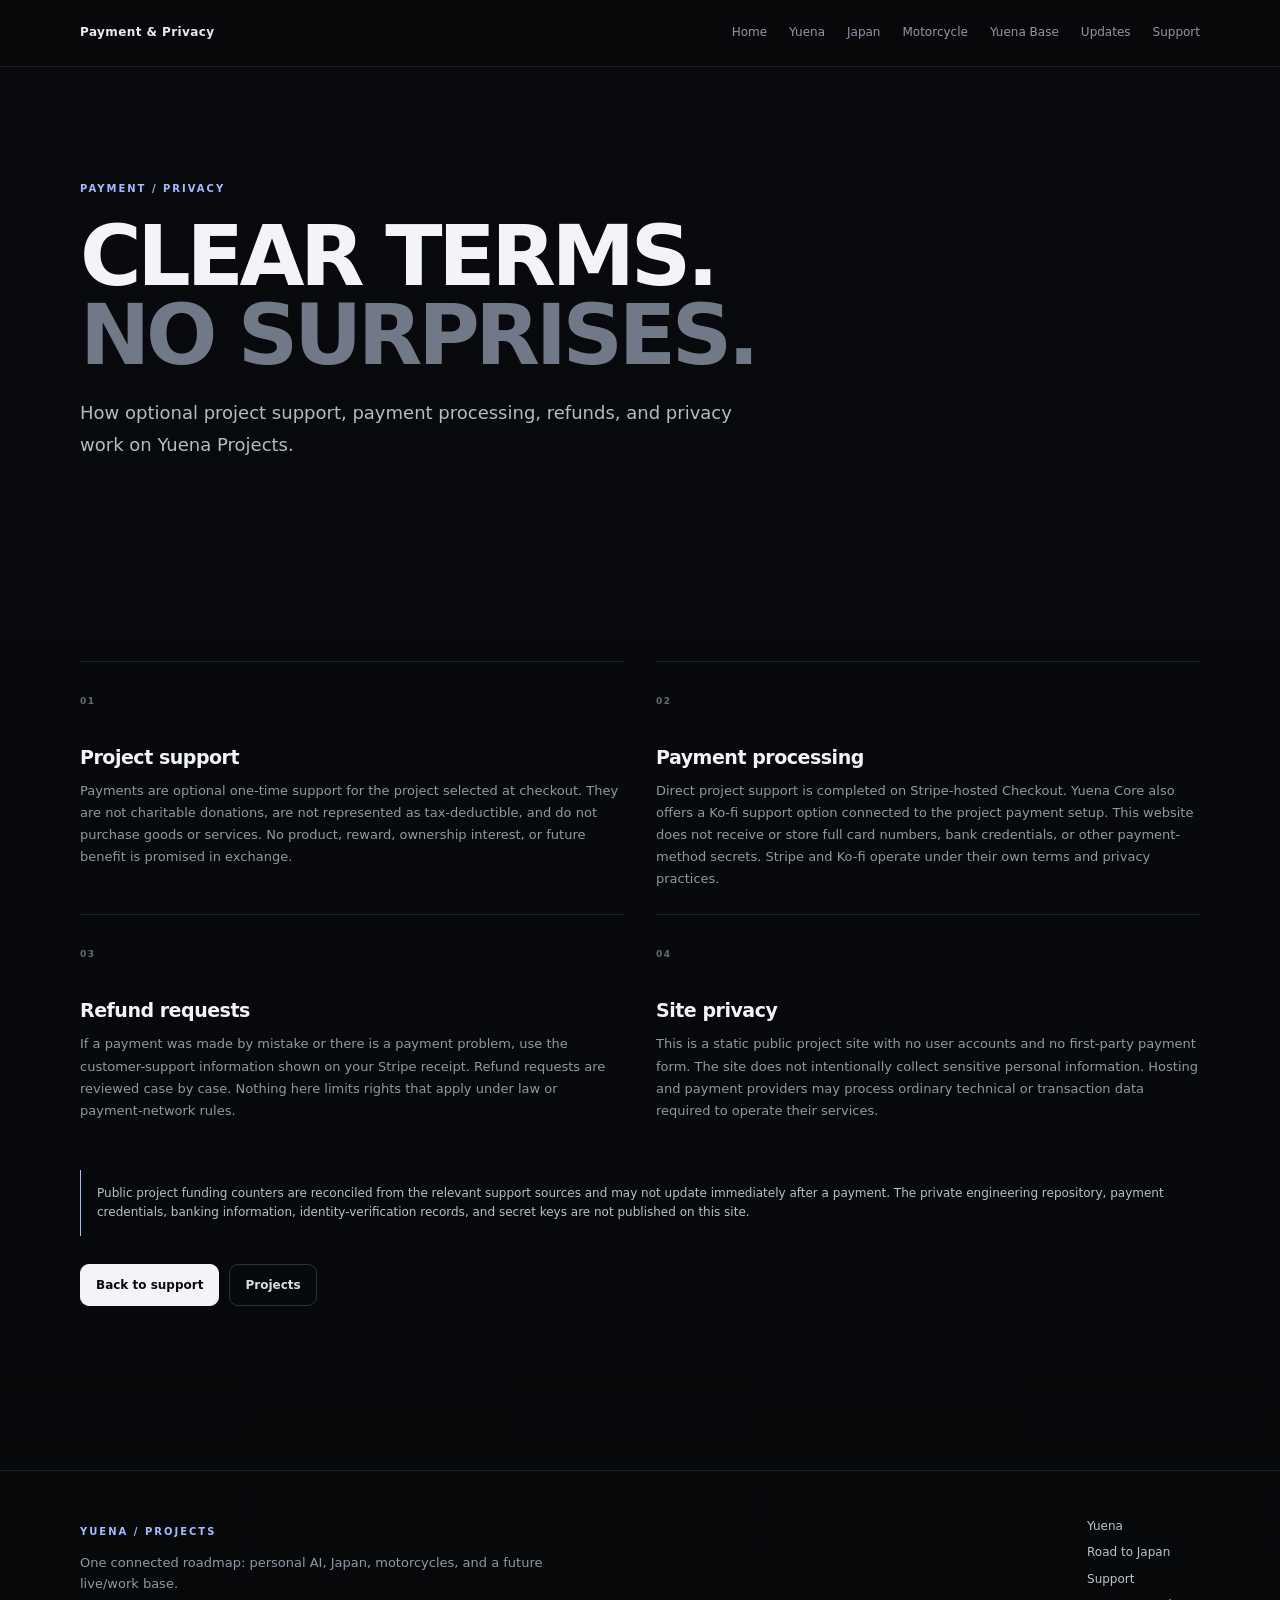
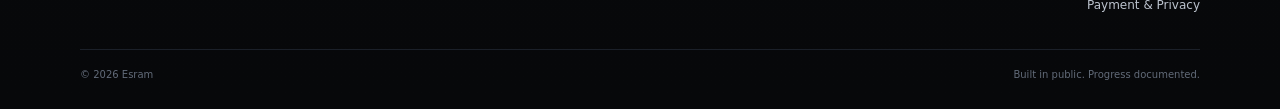
<file: policies.html>
<!doctype html>
<html lang="en">
<head>
  <meta charset="utf-8">
  <meta name="viewport" content="width=device-width,initial-scale=1">
  <meta name="theme-color" content="#07090d">
  <meta property="og:type" content="website">
  <meta property="og:site_name" content="Yuena Projects">
  <meta property="og:title" content="Payment & Privacy / Yuena">
  <meta property="og:description" content="Payment, support, refund, and privacy information for Yuena Projects.">
  <meta property="og:url" content="https://sleepingesram-dev.github.io/yuena-project/policies.html">
  <meta property="og:image" content="https://sleepingesram-dev.github.io/yuena-project/assets/social-preview.png">
  <meta property="og:image:width" content="1200">
  <meta property="og:image:height" content="630">
  <meta name="twitter:card" content="summary_large_image">
  <meta name="twitter:title" content="Payment & Privacy / Yuena">
  <meta name="twitter:description" content="Payment, support, refund, and privacy information for Yuena Projects.">
  <meta name="twitter:image" content="https://sleepingesram-dev.github.io/yuena-project/assets/social-preview.png">
  <meta name="description" content="Payment, support, refund, and privacy information for Yuena Projects.">
  <link rel="canonical" href="https://sleepingesram-dev.github.io/yuena-project/policies.html">
  <title>Payment & Privacy / Yuena</title>
  <link rel="icon" href="assets/favicon.svg" type="image/svg+xml">
  <link rel="stylesheet" href="styles.css?v=6">
  <script src="site-config.js"></script>
  <script defer src="app.js?v=6"></script>
</head>
<body>
<header class="site-header" data-site-header></header>
<main>
  <section class="hero compact">
    <div class="container">
      <div class="reveal"><span class="eyebrow">PAYMENT / PRIVACY</span><h1 class="page-title">CLEAR TERMS.<br><span>NO SURPRISES.</span></h1><p class="lead">How optional project support, payment processing, refunds, and privacy work on Yuena Projects.</p></div>
    </div>
  </section>
  <section class="section">
    <div class="container">
      <div class="grid-2">
        <article class="card reveal"><span class="num">01</span><h3>Project support</h3><p>Payments are optional one-time support for the project selected at checkout. They are not charitable donations, are not represented as tax-deductible, and do not purchase goods or services. No product, reward, ownership interest, or future benefit is promised in exchange.</p></article>
        <article class="card reveal"><span class="num">02</span><h3>Payment processing</h3><p>Direct project support is completed on Stripe-hosted Checkout. Yuena Core also offers a Ko-fi support option connected to the project payment setup. This website does not receive or store full card numbers, bank credentials, or other payment-method secrets. Stripe and Ko-fi operate under their own terms and privacy practices.</p></article>
        <article class="card reveal"><span class="num">03</span><h3>Refund requests</h3><p>If a payment was made by mistake or there is a payment problem, use the customer-support information shown on your Stripe receipt. Refund requests are reviewed case by case. Nothing here limits rights that apply under law or payment-network rules.</p></article>
        <article class="card reveal"><span class="num">04</span><h3>Site privacy</h3><p>This is a static public project site with no user accounts and no first-party payment form. The site does not intentionally collect sensitive personal information. Hosting and payment providers may process ordinary technical or transaction data required to operate their services.</p></article>
      </div>
      <div class="note reveal" style="margin-top:24px">Public project funding counters are reconciled from the relevant support sources and may not update immediately after a payment. The private engineering repository, payment credentials, banking information, identity-verification records, and secret keys are not published on this site.</div>
      <div class="actions reveal"><a class="btn primary" href="support.html">Back to support</a><a class="btn" href="index.html">Projects</a></div>
    </div>
  </section>
</main>
<footer class="site-footer" data-site-footer></footer>
</body>
</html>
</file>
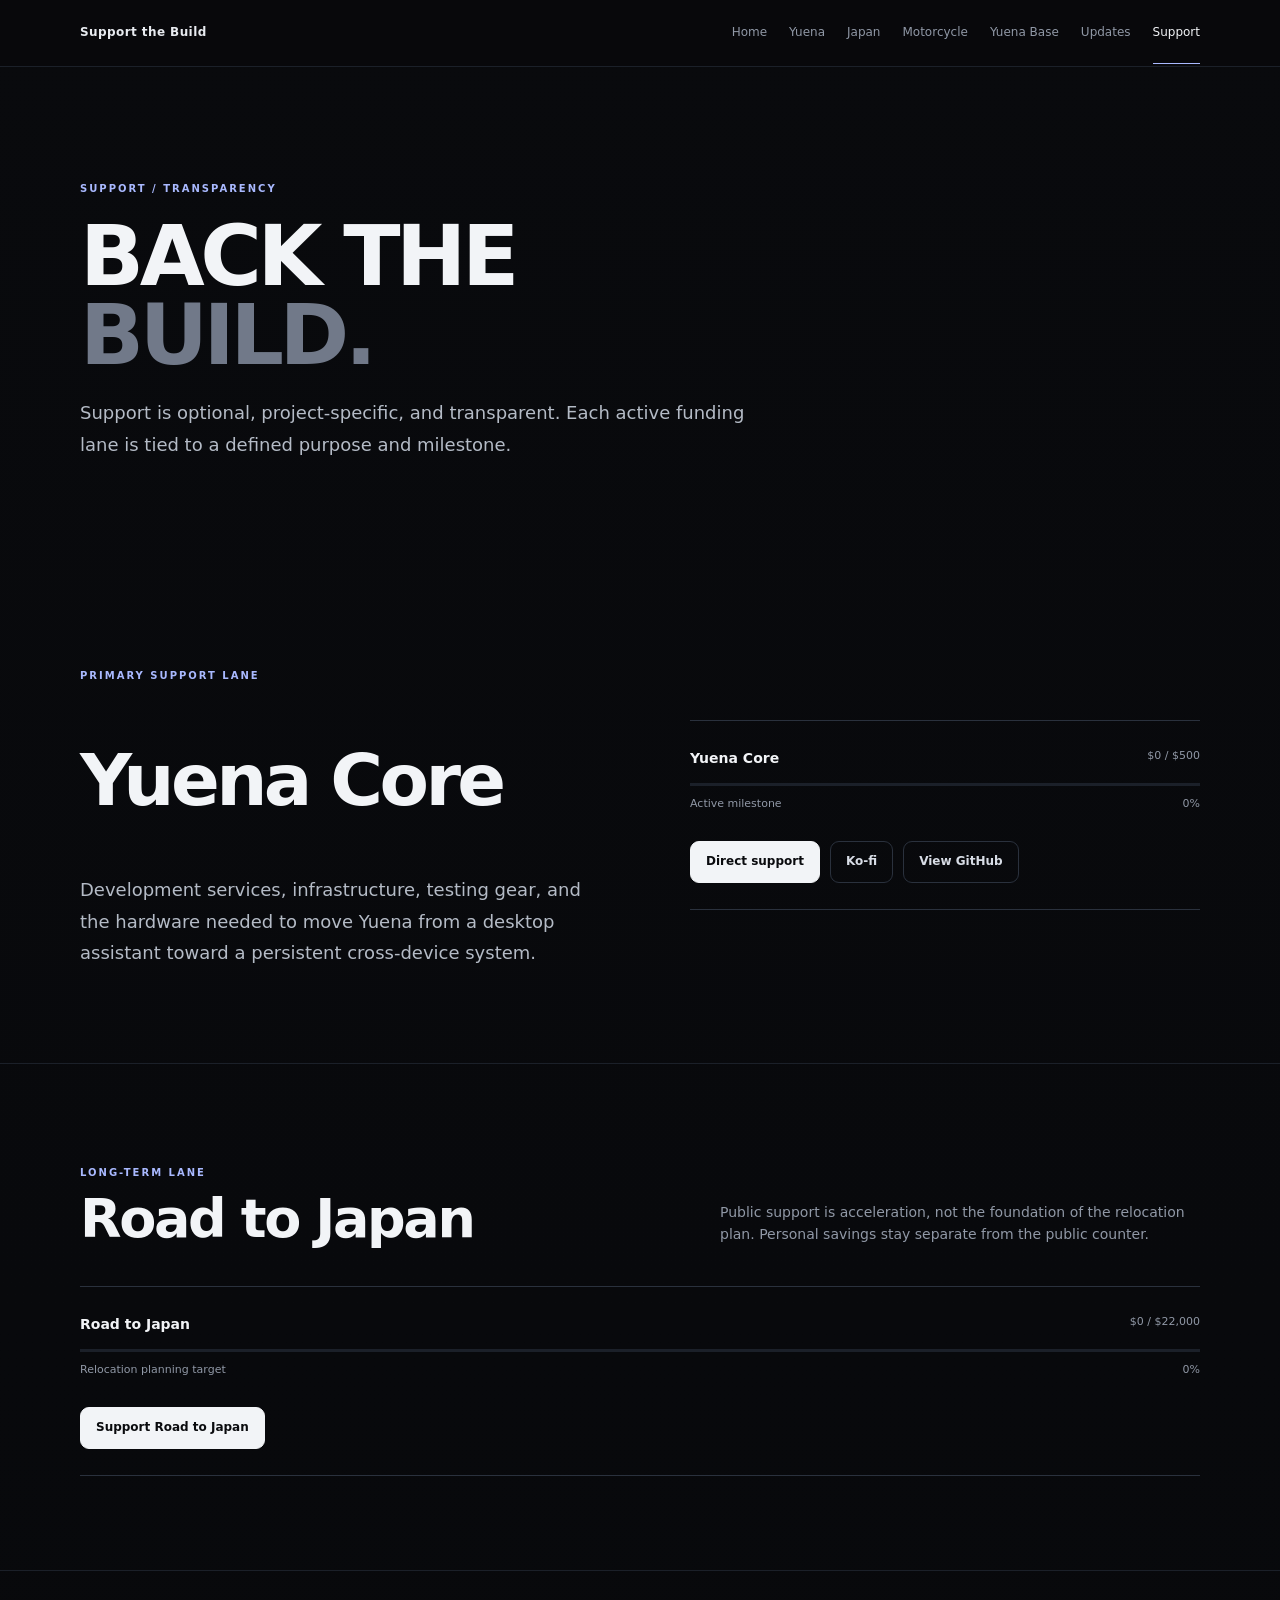
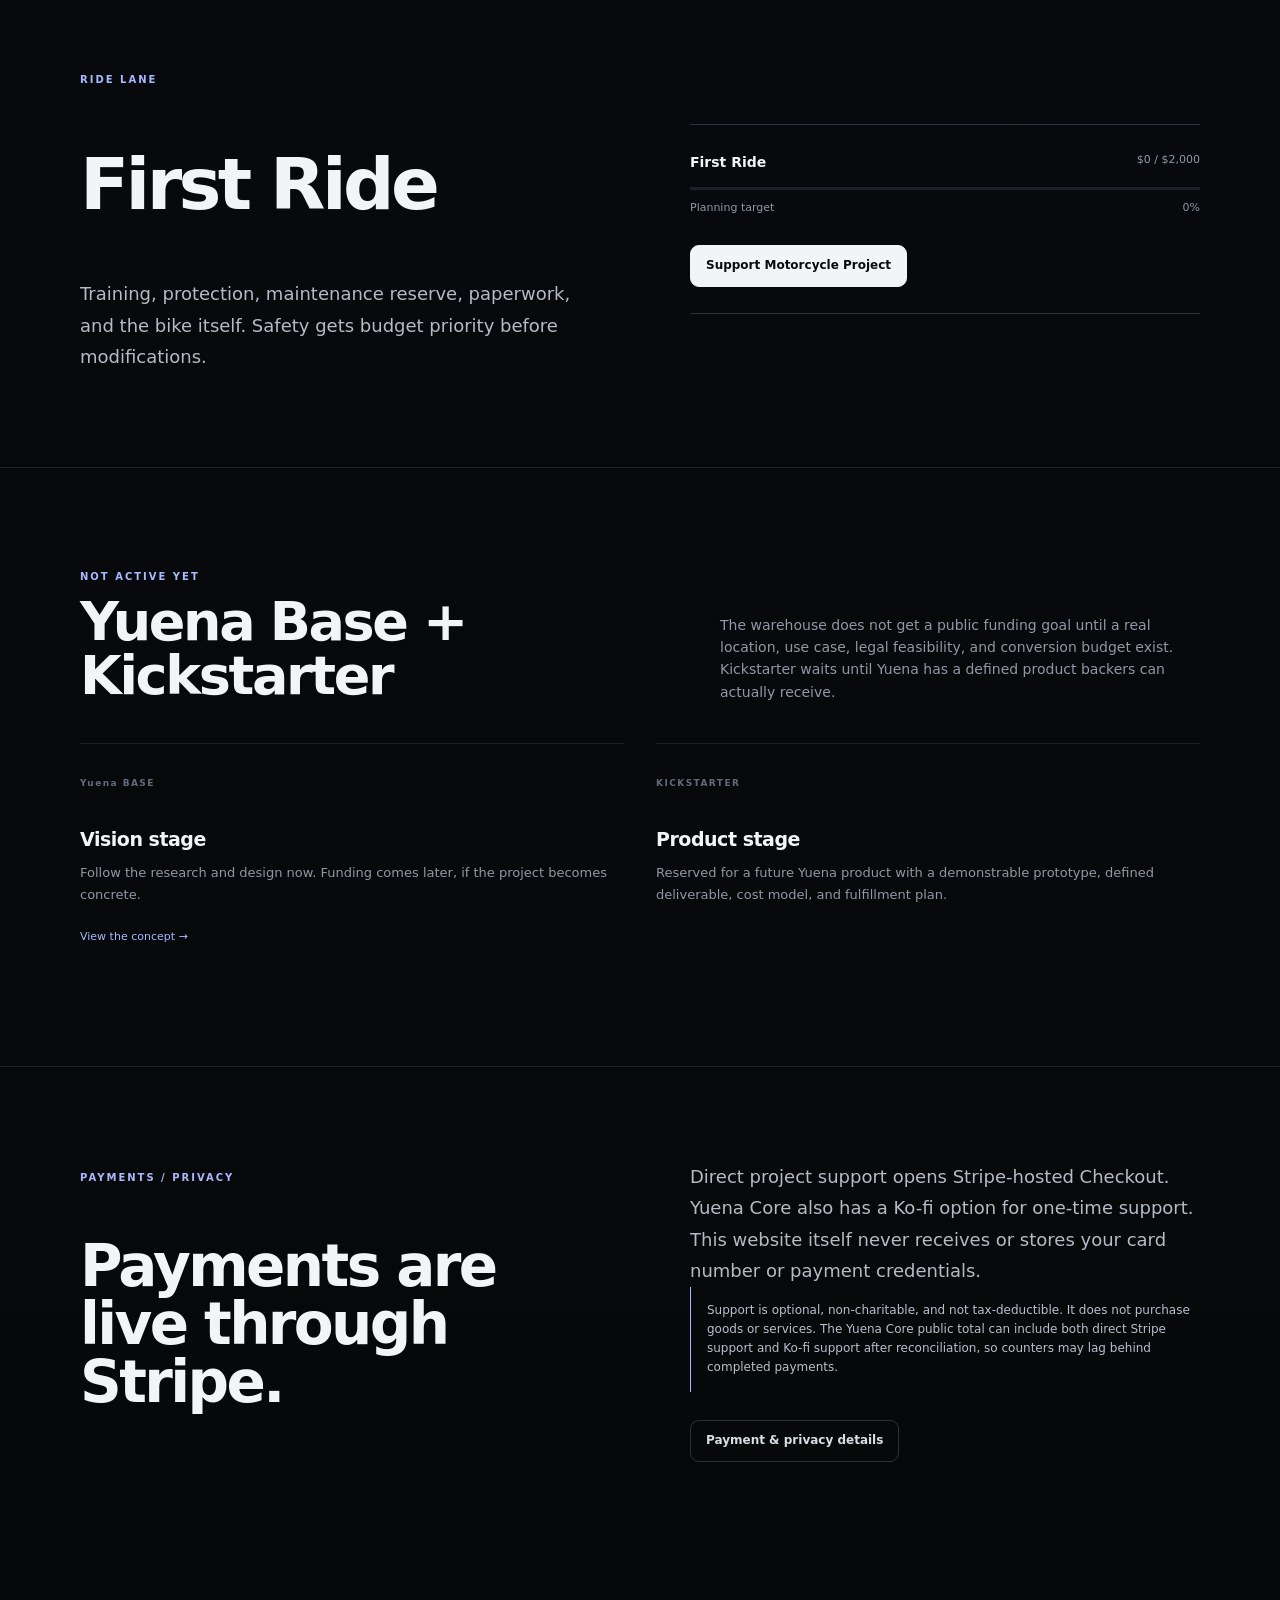
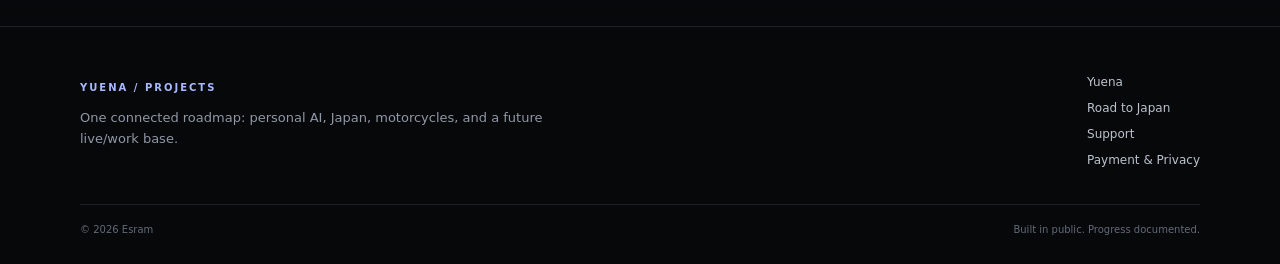
<file: support.html>
<!doctype html>
<html lang="en">
<head>
  <meta charset="utf-8">
  <meta name="viewport" content="width=device-width,initial-scale=1">
  <meta name="theme-color" content="#07090d">
  <meta property="og:type" content="website">
  <meta property="og:site_name" content="Yuena Projects">
  <meta property="og:title" content="Support the Build">
  <meta property="og:description" content="Transparent project-specific support lanes for Yuena, Road to Japan, and the motorcycle project, tied to defined milestones.">
  <meta property="og:url" content="https://sleepingesram-dev.github.io/yuena-project/support.html">
  <meta property="og:image" content="https://sleepingesram-dev.github.io/yuena-project/assets/social-preview.png">
  <meta property="og:image:width" content="1200">
  <meta property="og:image:height" content="630">
  <meta name="twitter:card" content="summary_large_image">
  <meta name="twitter:title" content="Support the Build">
  <meta name="twitter:description" content="Transparent project-specific support lanes for Yuena, Road to Japan, and the motorcycle project, tied to defined milestones.">
  <meta name="twitter:image" content="https://sleepingesram-dev.github.io/yuena-project/assets/social-preview.png">
  <link rel="canonical" href="https://sleepingesram-dev.github.io/yuena-project/support.html">
  <meta name="description" content="Support Yuena and the connected build roadmap with clear project-specific funding milestones.">
  <title>Support the Build / Yuena</title>
  <link rel="icon" href="assets/favicon.svg" type="image/svg+xml">
  <link rel="stylesheet" href="styles.css?v=6">
  <script src="site-config.js"></script>
  <script defer src="app.js?v=6"></script>
</head>
<body>
<header class="site-header" data-site-header></header>
<main>
  <section class="hero compact">
    <div class="container">
      <div class="reveal">
        <span class="eyebrow">SUPPORT / TRANSPARENCY</span>
        <h1 class="page-title">BACK THE<br><span>BUILD.</span></h1>
        <p class="lead">Support is optional, project-specific, and transparent. Each active funding lane is tied to a defined purpose and milestone.</p>
      </div>
    </div>
  </section>

  <section class="section" id="yuena">
    <div class="container split">
      <div class="reveal"><span class="eyebrow">PRIMARY SUPPORT LANE</span><h2 style="font-size:clamp(40px,6vw,72px);line-height:.95;letter-spacing:-.05em">Yuena Core</h2><p class="lead">Development services, infrastructure, testing gear, and the hardware needed to move Yuena from a desktop assistant toward a persistent cross-device system.</p></div>
      <div class="fund-card reveal" data-fund="yuenaCore">
        <div class="fund-top"><strong data-fund-label></strong><span data-fund-value></span></div>
        <div class="fund-track"><span class="fund-bar" data-fund-bar></span></div>
        <div class="fund-foot"><span>Active milestone</span><span data-fund-pct></span></div>
        <div class="actions"><a class="btn primary" data-link="stripeYuena" href="#">Direct support</a><a class="btn" data-link="kofi" href="#">Ko-fi</a><a class="btn" data-link="github" href="#">View GitHub</a></div>
      </div>
    </div>
  </section>

  <section class="band" id="japan">
    <div class="container section">
      <div class="section-head reveal"><div><span class="eyebrow">LONG-TERM LANE</span><h2>Road to Japan</h2></div><p>Public support is acceleration, not the foundation of the relocation plan. Personal savings stay separate from the public counter.</p></div>
      <div class="fund-card reveal" data-fund="japan">
        <div class="fund-top"><strong data-fund-label></strong><span data-fund-value></span></div>
        <div class="fund-track"><span class="fund-bar" data-fund-bar></span></div>
        <div class="fund-foot"><span>Relocation planning target</span><span data-fund-pct></span></div>
        <div class="actions"><a class="btn primary" data-link="stripeJapan" href="#">Support Road to Japan</a></div>
      </div>
    </div>
  </section>

  <section class="section" id="motorcycle">
    <div class="container split">
      <div class="reveal"><span class="eyebrow">RIDE LANE</span><h2 style="font-size:clamp(40px,6vw,72px);line-height:.95;letter-spacing:-.05em">First Ride</h2><p class="lead">Training, protection, maintenance reserve, paperwork, and the bike itself. Safety gets budget priority before modifications.</p></div>
      <div class="fund-card reveal" data-fund="motorcycle">
        <div class="fund-top"><strong data-fund-label></strong><span data-fund-value></span></div>
        <div class="fund-track"><span class="fund-bar" data-fund-bar></span></div>
        <div class="fund-foot"><span>Planning target</span><span data-fund-pct></span></div>
        <div class="actions"><a class="btn primary" data-link="stripeMotorcycle" href="#">Support Motorcycle Project</a></div>
      </div>
    </div>
  </section>

  <section class="band">
    <div class="container section">
      <div class="section-head reveal"><div><span class="eyebrow">NOT ACTIVE YET</span><h2>Yuena Base + Kickstarter</h2></div><p>The warehouse does not get a public funding goal until a real location, use case, legal feasibility, and conversion budget exist. Kickstarter waits until Yuena has a defined product backers can actually receive.</p></div>
      <div class="grid-2">
        <div class="card reveal"><span class="num">Yuena BASE</span><h3>Vision stage</h3><p>Follow the research and design now. Funding comes later, if the project becomes concrete.</p><a class="arrow" href="base.html">View the concept →</a></div>
        <div class="card reveal"><span class="num">KICKSTARTER</span><h3>Product stage</h3><p>Reserved for a future Yuena product with a demonstrable prototype, defined deliverable, cost model, and fulfillment plan.</p></div>
      </div>
    </div>
  </section>

  <section class="band payment-thanks" id="thanks">
    <div class="container section">
      <span class="eyebrow">PAYMENT COMPLETE</span>
      <h2 style="font-size:clamp(34px,5vw,56px);line-height:1;letter-spacing:-.04em;margin:10px 0 14px">Thank you for supporting the build.</h2>
      <p class="lead">Your support is recorded through the payment provider and tied to the project you selected. Project progress and milestones remain documented here publicly.</p>
      <div class="actions"><a class="btn primary" href="updates.html">View project updates</a><a class="btn" href="index.html">Back to projects</a></div>
    </div>
  </section>

  <section class="section" id="payments">
    <div class="container split">
      <div class="reveal"><span class="eyebrow">PAYMENTS / PRIVACY</span><h2 style="font-size:clamp(36px,5vw,58px);line-height:1;letter-spacing:-.045em">Payments are live through Stripe.</h2></div>
      <div class="reveal"><p class="lead">Direct project support opens Stripe-hosted Checkout. Yuena Core also has a Ko-fi option for one-time support. This website itself never receives or stores your card number or payment credentials.</p><div class="note">Support is optional, non-charitable, and not tax-deductible. It does not purchase goods or services. The Yuena Core public total can include both direct Stripe support and Ko-fi support after reconciliation, so counters may lag behind completed payments.</div><div class="actions"><a class="btn" href="policies.html">Payment &amp; privacy details</a></div></div>
    </div>
  </section>
</main>
<footer class="site-footer" data-site-footer></footer>
</body>
</html>
</file>
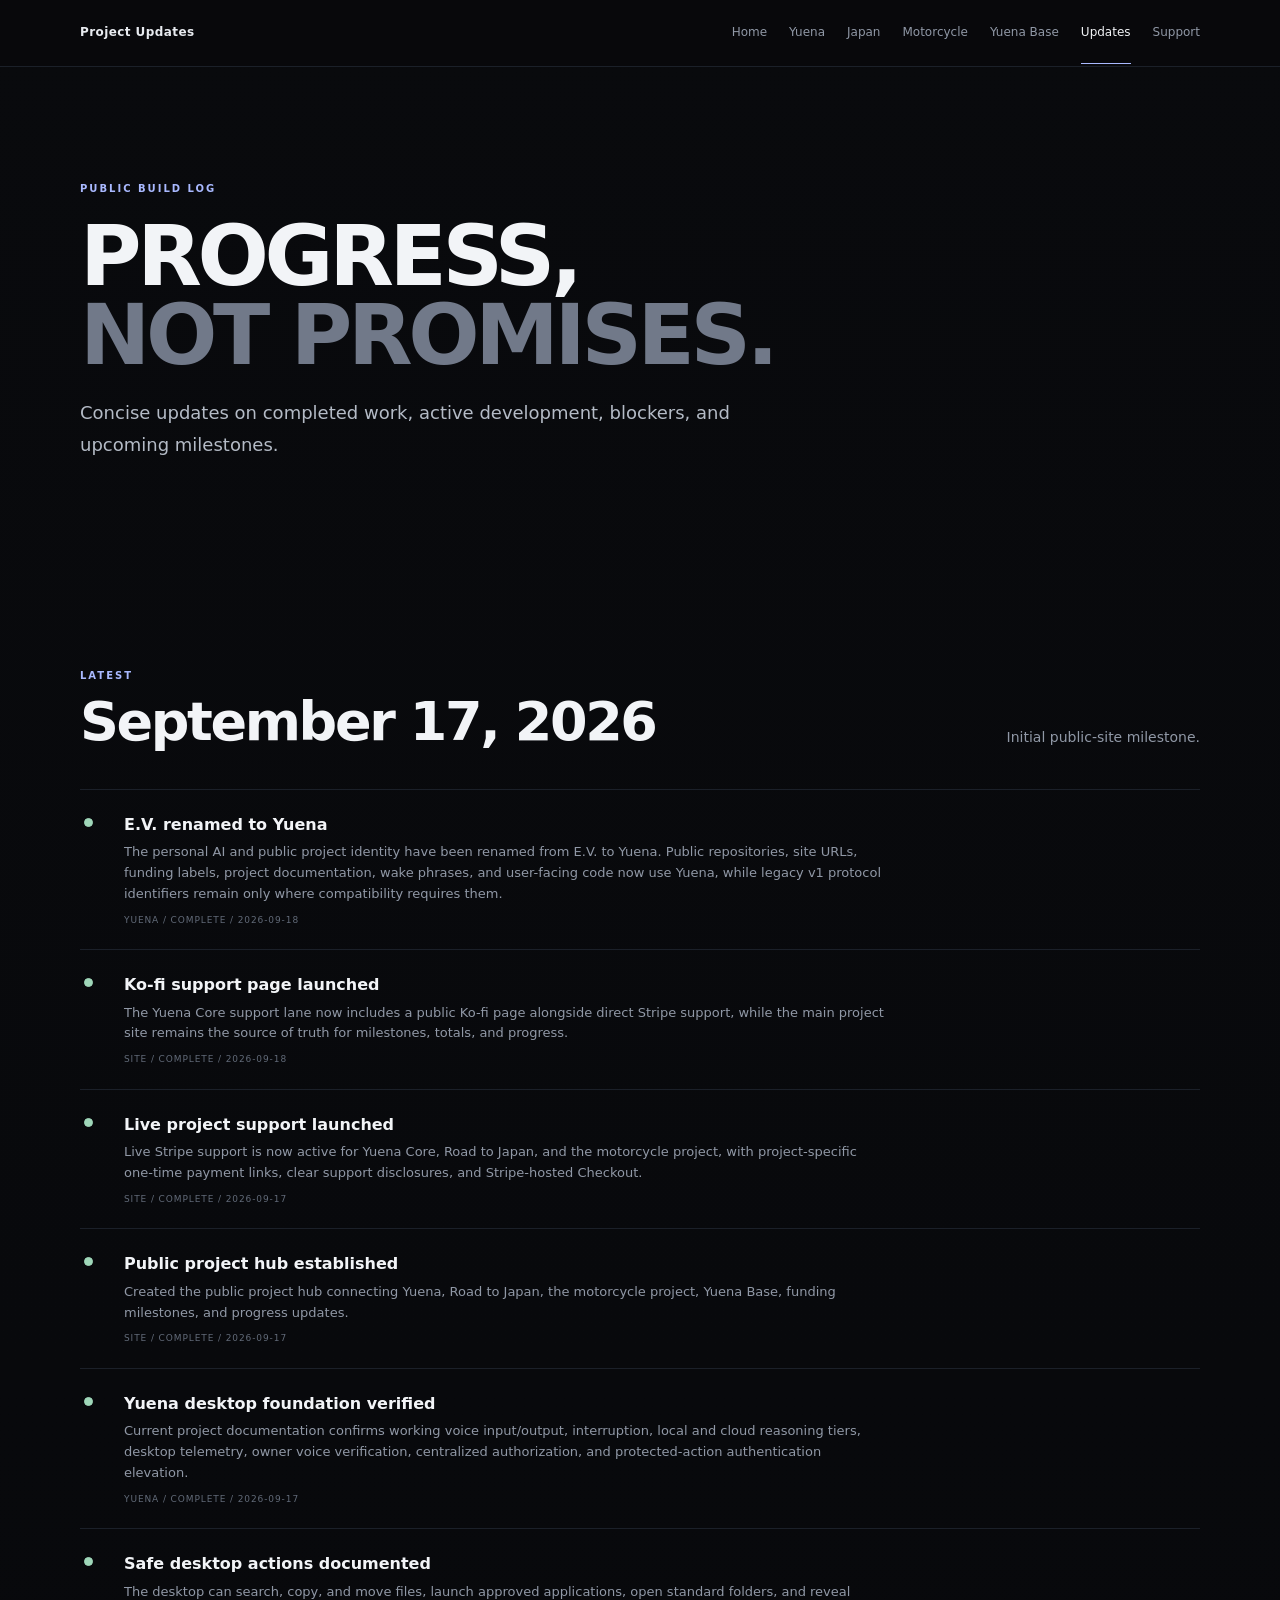
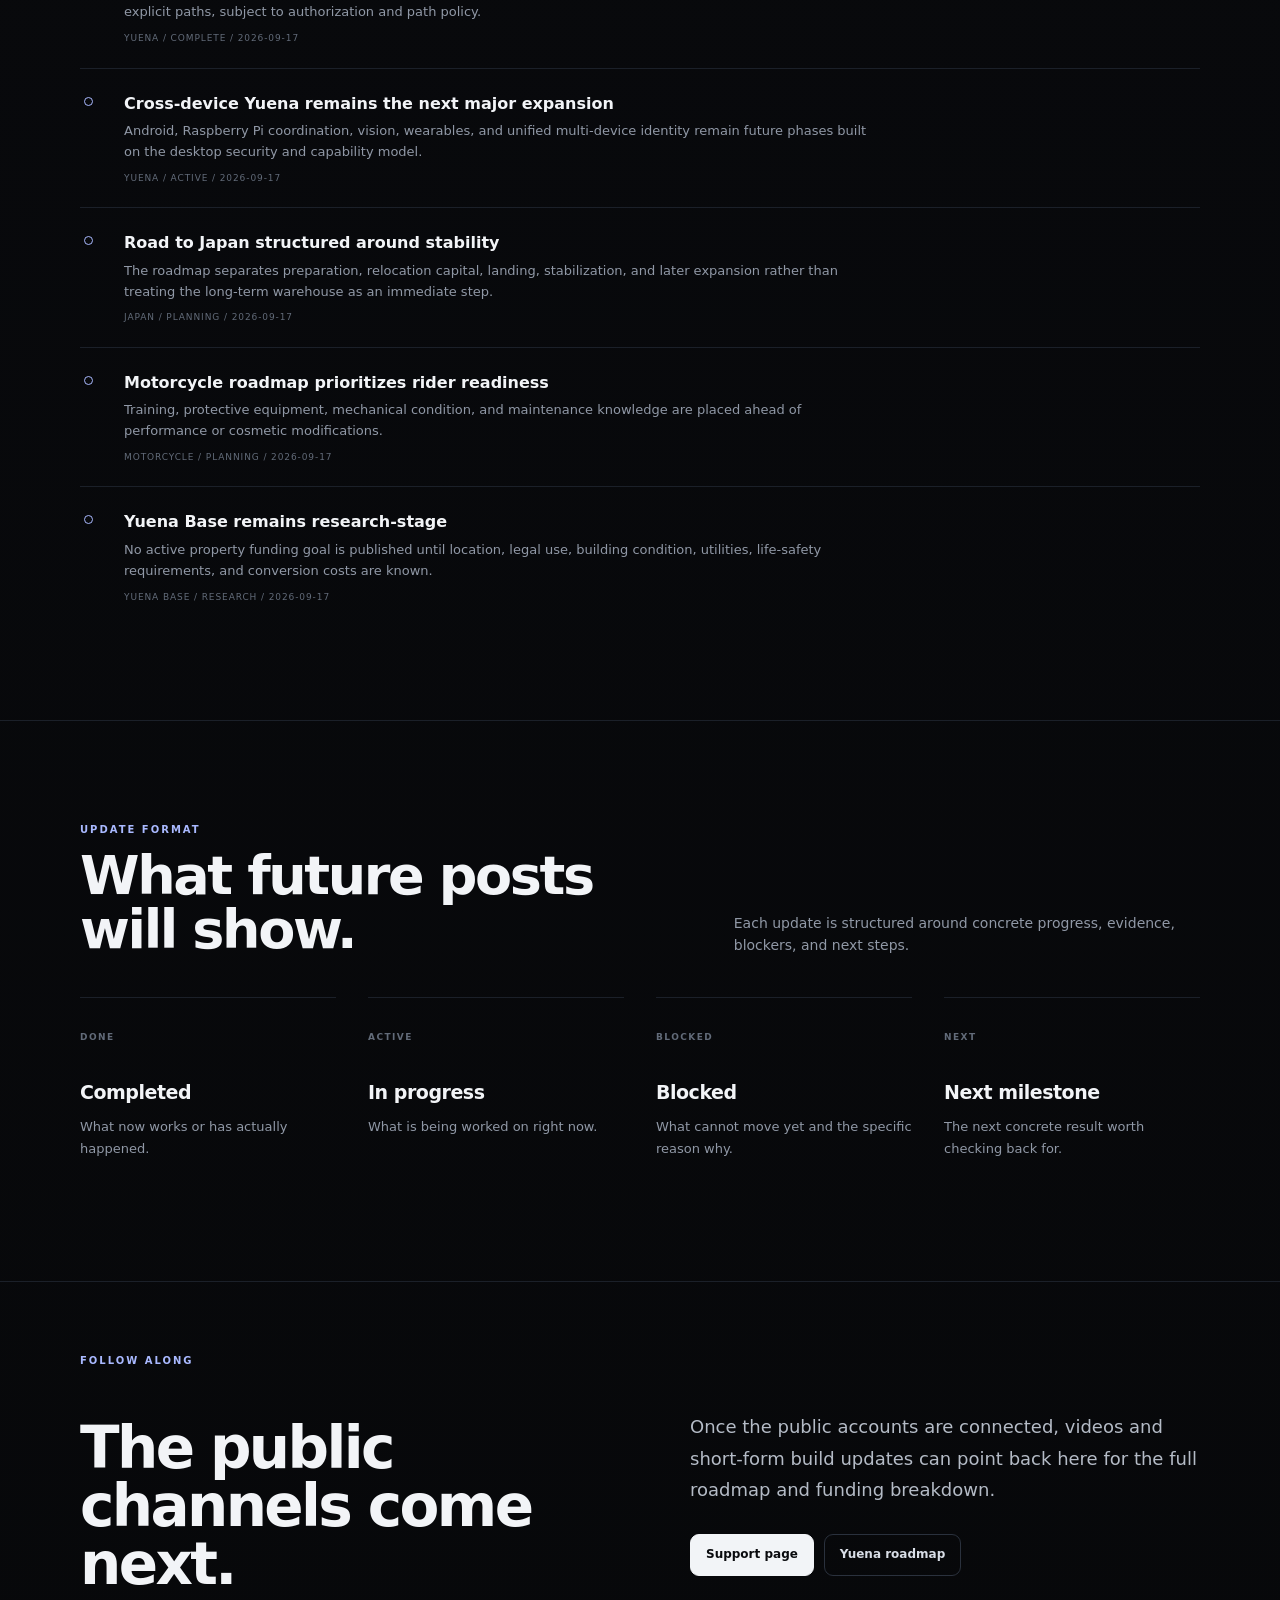
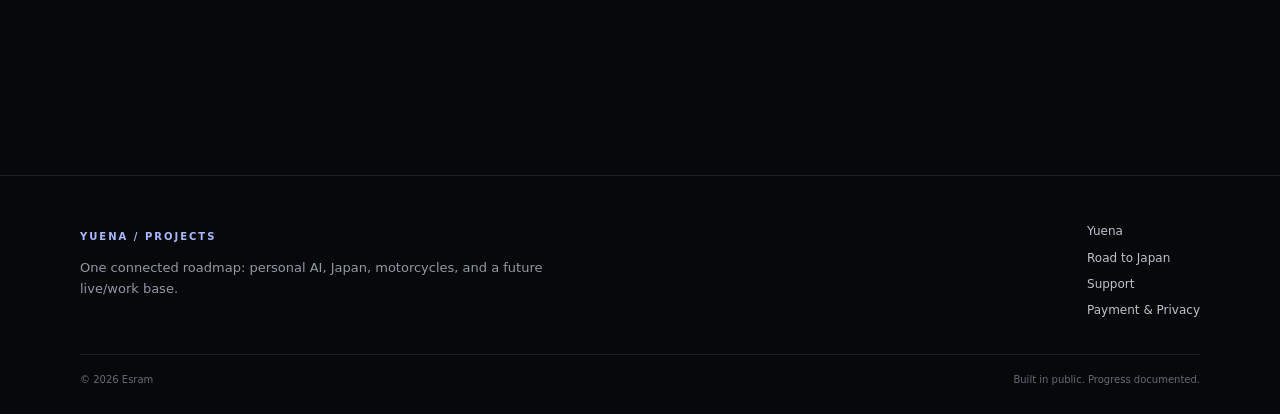
<file: updates.html>
<!doctype html>
<html lang="en">
<head>
  <meta charset="utf-8">
  <meta name="viewport" content="width=device-width,initial-scale=1">
  <meta name="theme-color" content="#07090d">
  <meta property="og:type" content="website">
  <meta property="og:site_name" content="Yuena Projects">
  <meta property="og:title" content="Project Updates">
  <meta property="og:description" content="Public progress updates across Yuena, Japan, motorcycles, and Yuena Base, separated into completed work, active work, blockers, and next milestones.">
  <meta property="og:url" content="https://sleepingesram-dev.github.io/yuena-project/updates.html">
  <meta property="og:image" content="https://sleepingesram-dev.github.io/yuena-project/assets/social-preview.png">
  <meta property="og:image:width" content="1200">
  <meta property="og:image:height" content="630">
  <meta name="twitter:card" content="summary_large_image">
  <meta name="twitter:title" content="Project Updates">
  <meta name="twitter:description" content="Public progress updates across Yuena, Japan, motorcycles, and Yuena Base, separated into completed work, active work, blockers, and next milestones.">
  <meta name="twitter:image" content="https://sleepingesram-dev.github.io/yuena-project/assets/social-preview.png">
  <link rel="canonical" href="https://sleepingesram-dev.github.io/yuena-project/updates.html">
  <meta name="description" content="Public progress updates for Yuena, the move to Japan, the motorcycle project, and Yuena Base.">
  <title>Project Updates / Yuena</title>
  <link rel="icon" href="assets/favicon.svg" type="image/svg+xml">
  <link rel="stylesheet" href="styles.css?v=6">
  <script src="site-config.js"></script>
  <script src="data/updates.js"></script>
  <script defer src="app.js?v=6"></script>
</head>
<body>
<header class="site-header" data-site-header></header>
<main>
  <section class="hero compact">
    <div class="container">
      <div class="reveal">
        <span class="eyebrow">PUBLIC BUILD LOG</span>
        <h1 class="page-title">PROGRESS,<br><span>NOT PROMISES.</span></h1>
        <p class="lead">Concise updates on completed work, active development, blockers, and upcoming milestones.</p>
      </div>
    </div>
  </section>

  <section class="section">
    <div class="container">
      <div class="section-head reveal"><div><span class="eyebrow">LATEST</span><h2>September 17, 2026</h2></div><p>Initial public-site milestone.</p></div>
      <div class="timeline" data-update-feed>
        <noscript>Enable JavaScript to view project updates.</noscript>
      </div>
    </div>
  </section>

  <section class="band">
    <div class="container section">
      <div class="section-head reveal"><div><span class="eyebrow">UPDATE FORMAT</span><h2>What future posts will show.</h2></div><p>Each update is structured around concrete progress, evidence, blockers, and next steps.</p></div>
      <div class="grid-4">
        <div class="card reveal"><span class="num">DONE</span><h3>Completed</h3><p>What now works or has actually happened.</p></div>
        <div class="card reveal"><span class="num">ACTIVE</span><h3>In progress</h3><p>What is being worked on right now.</p></div>
        <div class="card reveal"><span class="num">BLOCKED</span><h3>Blocked</h3><p>What cannot move yet and the specific reason why.</p></div>
        <div class="card reveal"><span class="num">NEXT</span><h3>Next milestone</h3><p>The next concrete result worth checking back for.</p></div>
      </div>
    </div>
  </section>

  <section class="section tight">
    <div class="container split">
      <div class="reveal"><span class="eyebrow">FOLLOW ALONG</span><h2 style="font-size:clamp(36px,5vw,58px);line-height:1;letter-spacing:-.045em">The public channels come next.</h2></div>
      <div class="reveal"><p class="lead">Once the public accounts are connected, videos and short-form build updates can point back here for the full roadmap and funding breakdown.</p><div class="actions"><a class="btn primary" href="support.html">Support page</a><a class="btn" href="yuena.html">Yuena roadmap</a></div></div>
    </div>
  </section>
</main>
<footer class="site-footer" data-site-footer></footer>
</body>
</html>
</file>
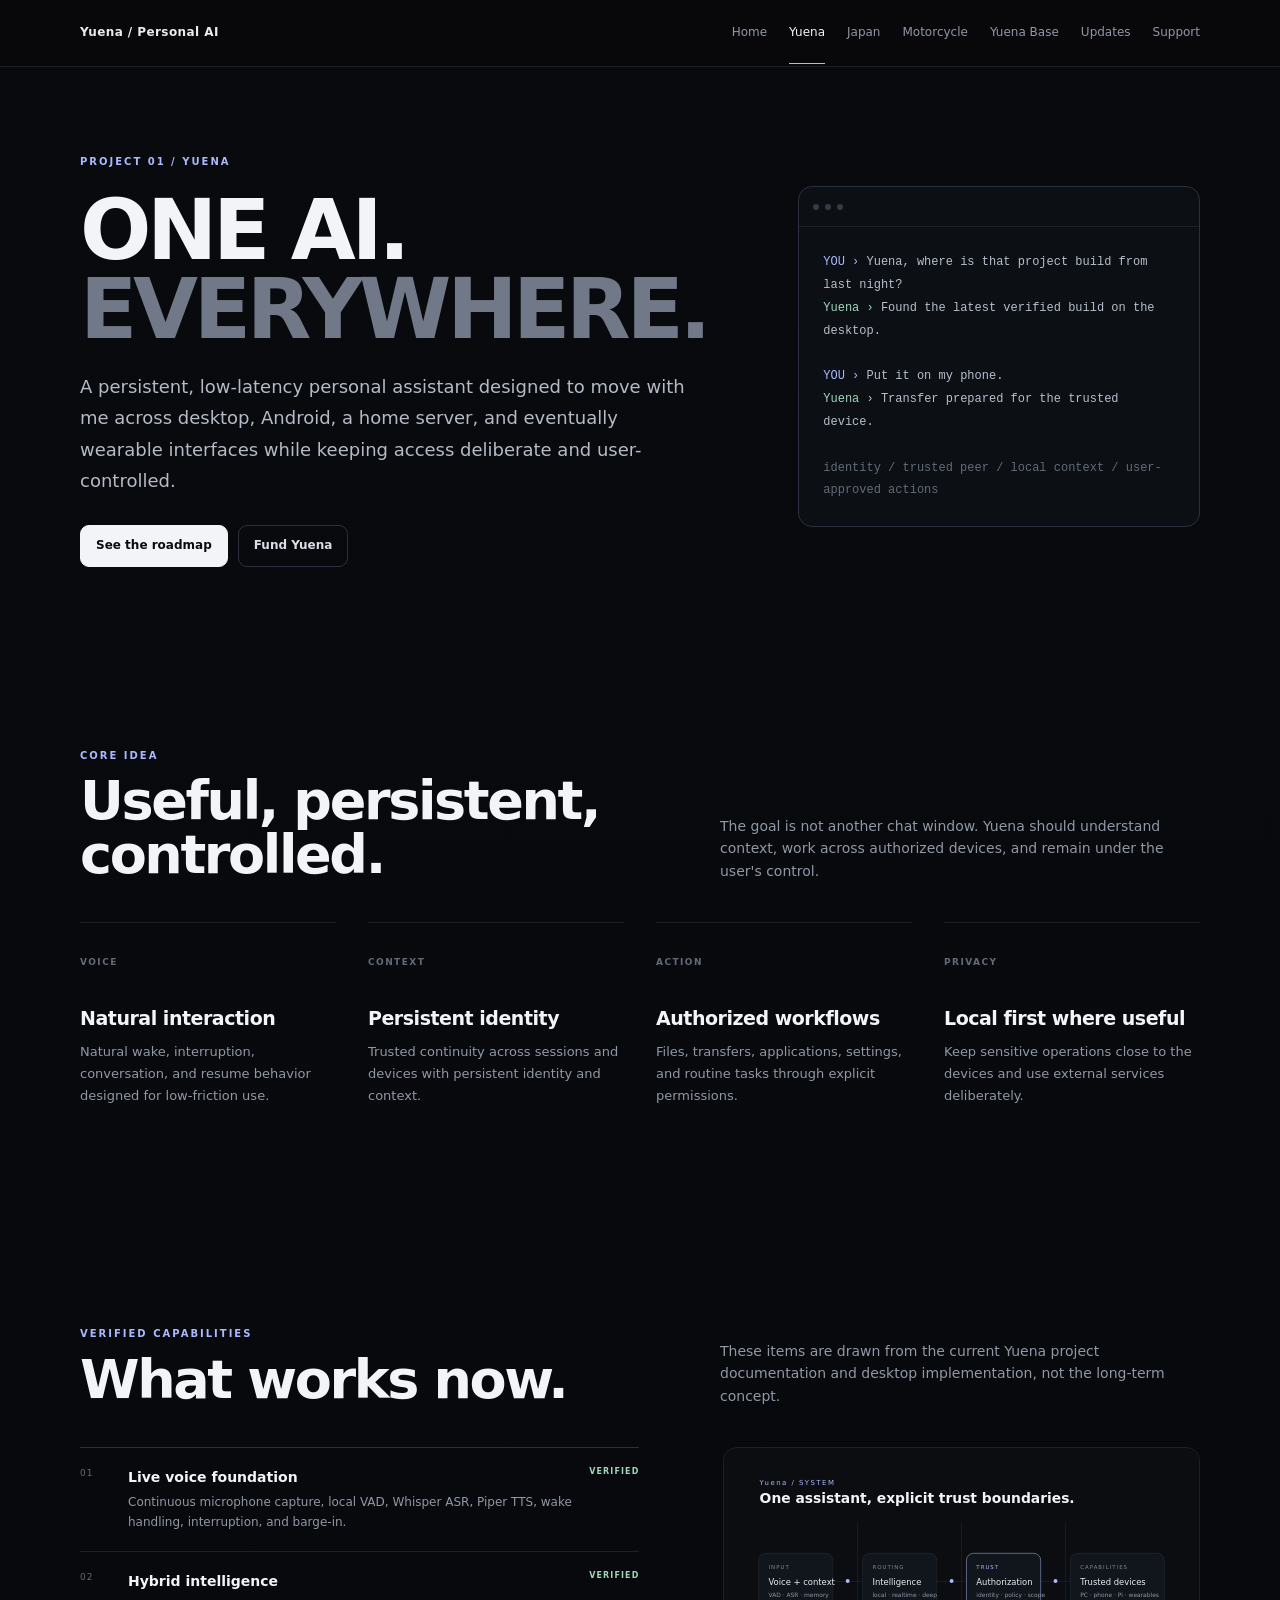
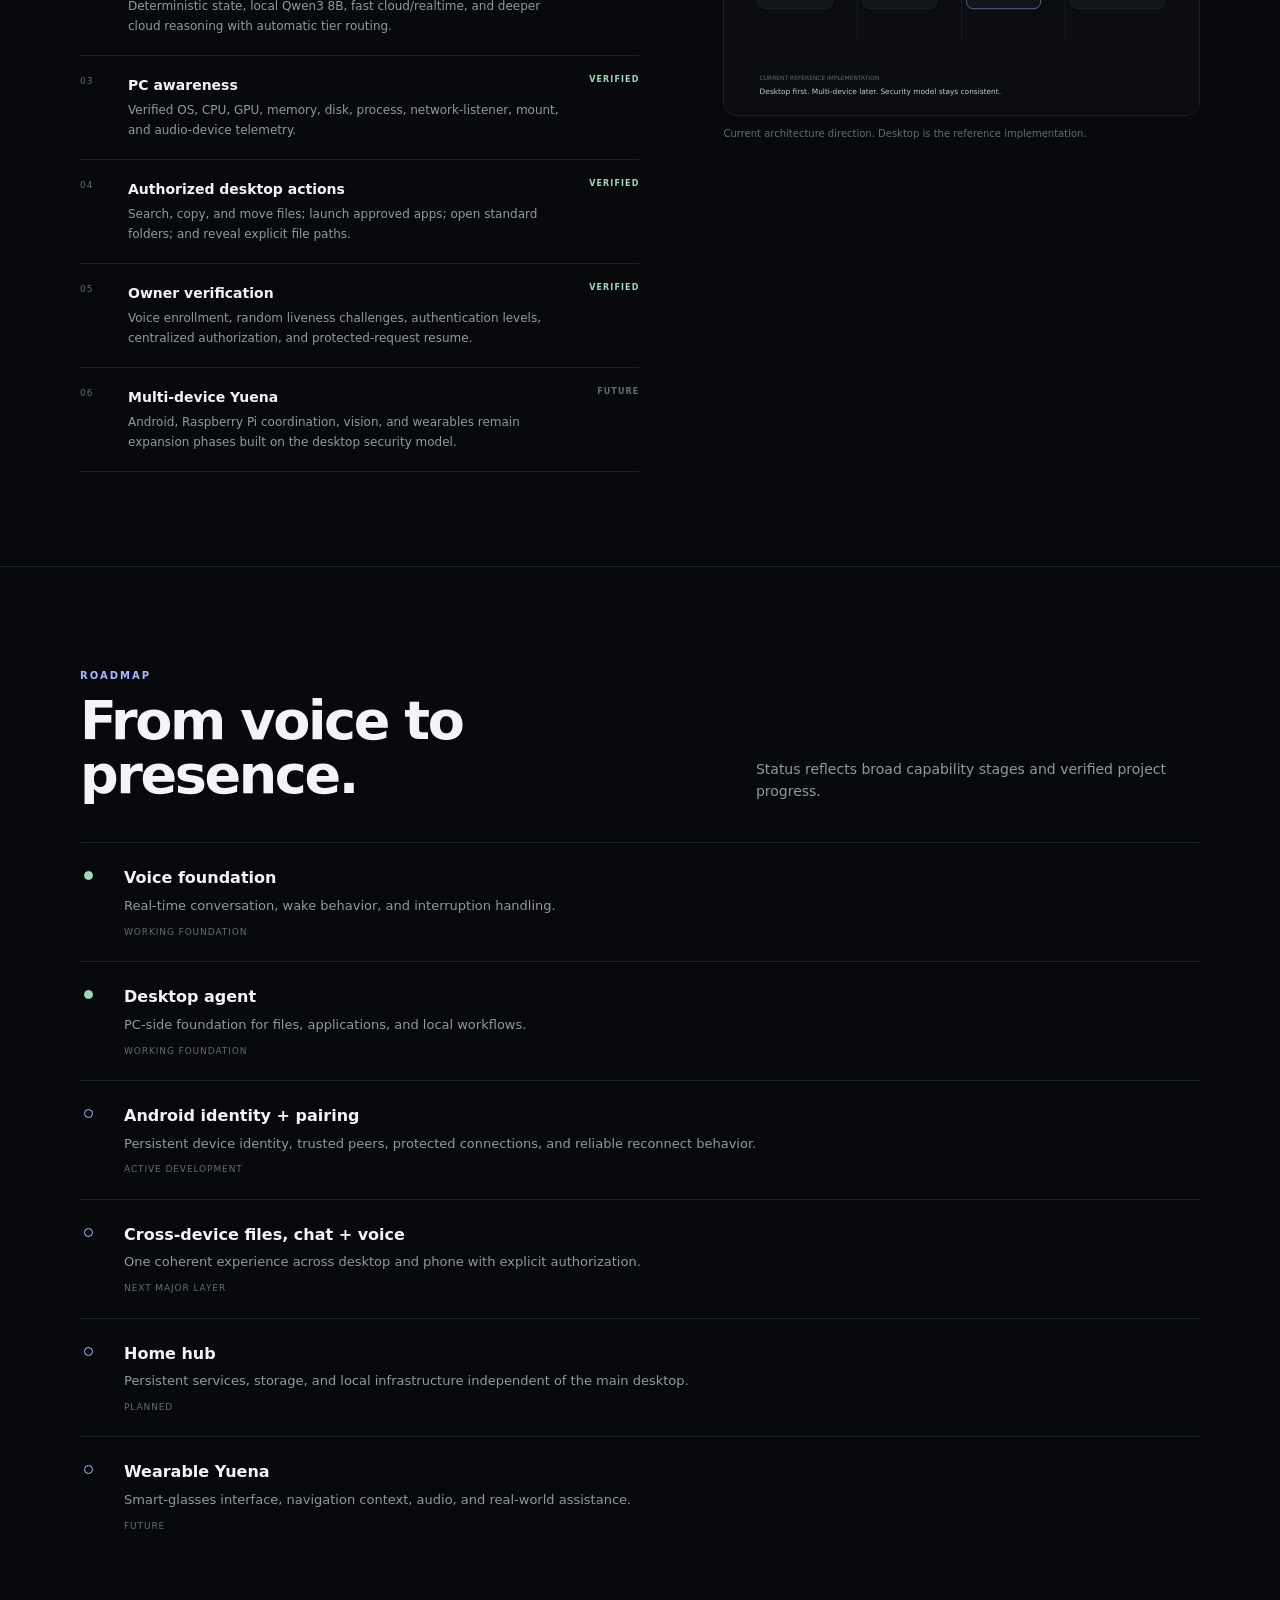
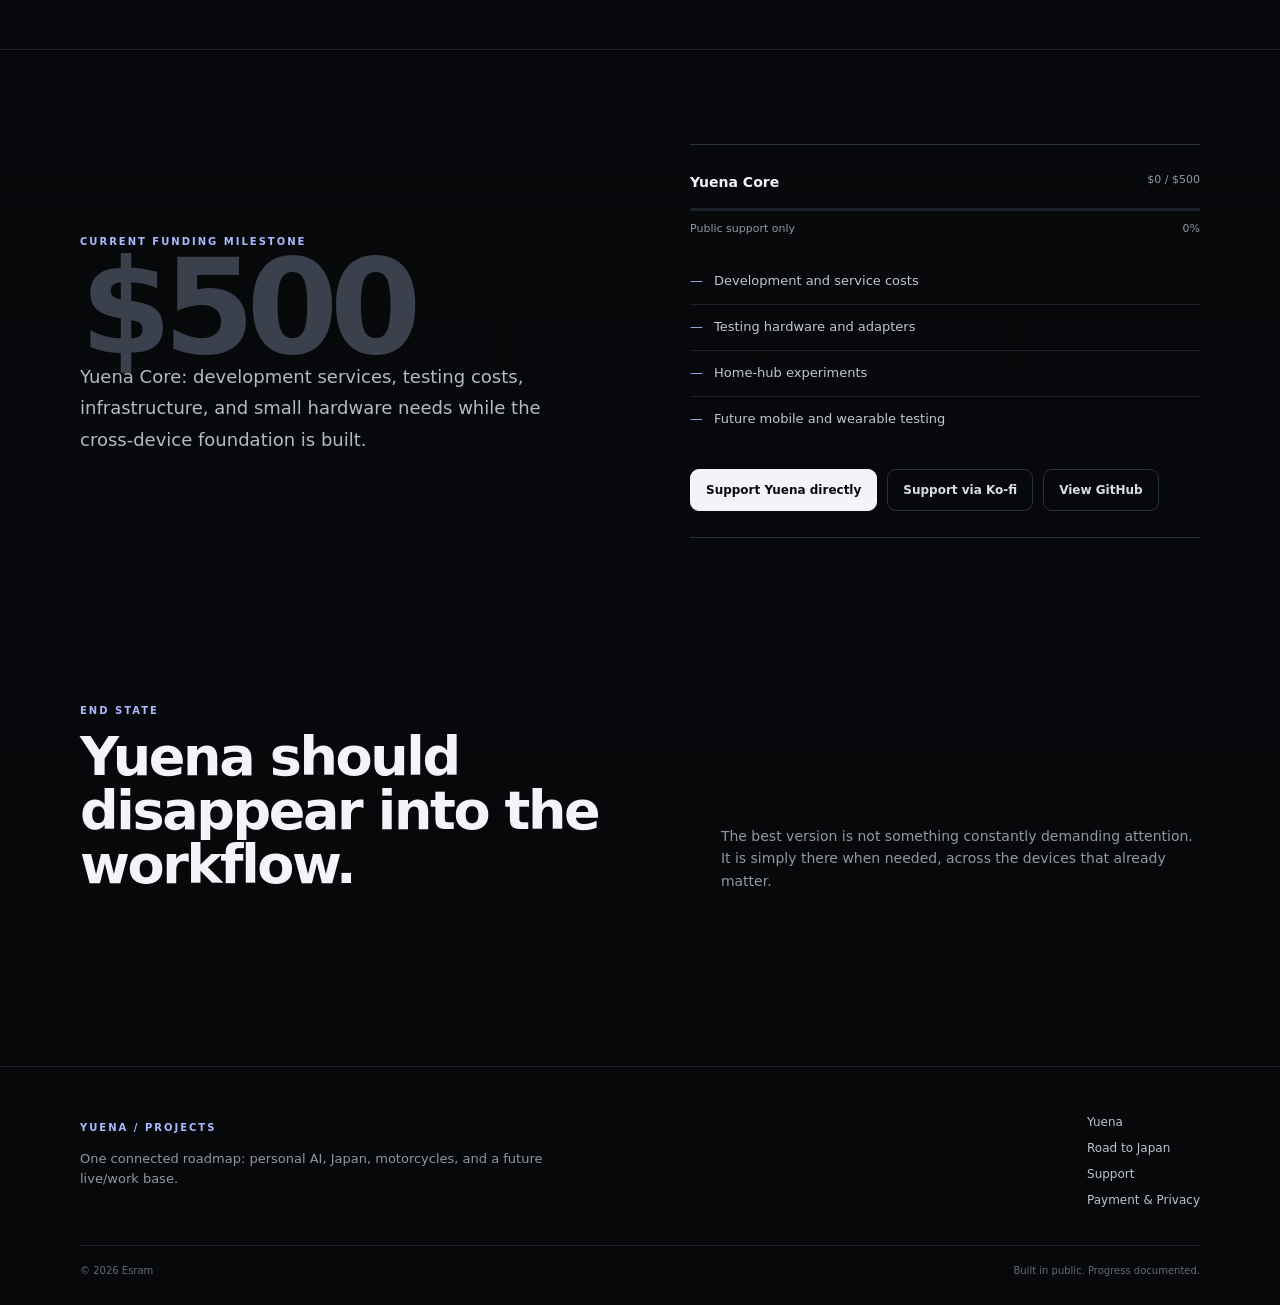
<file: yuena.html>
<!doctype html>
<html lang="en">
<head>
  <meta charset="utf-8">
  <meta name="viewport" content="width=device-width,initial-scale=1">
  <meta name="theme-color" content="#07090d">
  <meta property="og:type" content="website">
  <meta property="og:site_name" content="Yuena Projects">
  <meta property="og:title" content="Yuena / Personal AI">
  <meta property="og:description" content="A persistent personal AI project spanning voice, desktop capabilities, security, local/cloud intelligence, and future trusted devices.">
  <meta property="og:url" content="https://sleepingesram-dev.github.io/yuena-project/yuena.html">
  <meta property="og:image" content="https://sleepingesram-dev.github.io/yuena-project/assets/social-preview.png">
  <meta property="og:image:width" content="1200">
  <meta property="og:image:height" content="630">
  <meta name="twitter:card" content="summary_large_image">
  <meta name="twitter:title" content="Yuena / Personal AI">
  <meta name="twitter:description" content="A persistent personal AI project spanning voice, desktop capabilities, security, local/cloud intelligence, and future trusted devices.">
  <meta name="twitter:image" content="https://sleepingesram-dev.github.io/yuena-project/assets/social-preview.png">
  <link rel="canonical" href="https://sleepingesram-dev.github.io/yuena-project/yuena.html">
  <meta name="description" content="Yuena is a persistent personal AI project built across PC, Android, home infrastructure, and future smart glasses.">
  <title>Yuena / Personal AI</title>
  <link rel="icon" href="assets/favicon.svg" type="image/svg+xml">
  <link rel="stylesheet" href="styles.css?v=6">
  <script src="site-config.js"></script>
  <script defer src="app.js?v=6"></script>
</head>
<body>
<header class="site-header" data-site-header></header>
<main>
  <section class="hero compact">
    <div class="container hero-grid">
      <div class="reveal">
        <span class="eyebrow">PROJECT 01 / Yuena</span>
        <h1>ONE AI.<br><span>EVERYWHERE.</span></h1>
        <p class="lead">A persistent, low-latency personal assistant designed to move with me across desktop, Android, a home server, and eventually wearable interfaces while keeping access deliberate and user-controlled.</p>
        <div class="actions"><a class="btn primary" href="#roadmap">See the roadmap</a><a class="btn" href="support.html#yuena">Fund Yuena</a></div>
      </div>
      <div class="terminal reveal" aria-label="Yuena capability concept">
        <div class="terminal-head"><i></i><i></i><i></i></div>
        <div class="terminal-body">
          <div><span class="prompt">YOU ›</span> Yuena, where is that project build from last night?</div>
          <div><span class="ok">Yuena ›</span> Found the latest verified build on the desktop.</div>
          <br>
          <div><span class="prompt">YOU ›</span> Put it on my phone.</div>
          <div><span class="ok">Yuena ›</span> Transfer prepared for the trusted device.</div>
          <br>
          <div class="dim">identity / trusted peer / local context / user-approved actions</div>
        </div>
      </div>
    </div>
  </section>

  <section class="section">
    <div class="container">
      <div class="section-head reveal"><div><span class="eyebrow">CORE IDEA</span><h2>Useful, persistent, controlled.</h2></div><p>The goal is not another chat window. Yuena should understand context, work across authorized devices, and remain under the user's control.</p></div>
      <div class="grid-4">
        <div class="card reveal"><span class="num">VOICE</span><h3>Natural interaction</h3><p>Natural wake, interruption, conversation, and resume behavior designed for low-friction use.</p></div>
        <div class="card reveal"><span class="num">CONTEXT</span><h3>Persistent identity</h3><p>Trusted continuity across sessions and devices with persistent identity and context.</p></div>
        <div class="card reveal"><span class="num">ACTION</span><h3>Authorized workflows</h3><p>Files, transfers, applications, settings, and routine tasks through explicit permissions.</p></div>
        <div class="card reveal"><span class="num">PRIVACY</span><h3>Local first where useful</h3><p>Keep sensitive operations close to the devices and use external services deliberately.</p></div>
      </div>
    </div>
  </section>

  <section class="section proof-section">
    <div class="container">
      <div class="section-head reveal">
        <div><span class="eyebrow">VERIFIED CAPABILITIES</span><h2>What works now.</h2></div>
        <p>These items are drawn from the current Yuena project documentation and desktop implementation, not the long-term concept.</p>
      </div>
      <div class="proof-layout">
        <div class="proof-grid reveal">
          <div class="proof-row"><span class="proof-mark">01</span><div><strong>Live voice foundation</strong><p>Continuous microphone capture, local VAD, Whisper ASR, Piper TTS, wake handling, interruption, and barge-in.</p></div><span class="proof-state">VERIFIED</span></div>
          <div class="proof-row"><span class="proof-mark">02</span><div><strong>Hybrid intelligence</strong><p>Deterministic state, local Qwen3 8B, fast cloud/realtime, and deeper cloud reasoning with automatic tier routing.</p></div><span class="proof-state">VERIFIED</span></div>
          <div class="proof-row"><span class="proof-mark">03</span><div><strong>PC awareness</strong><p>Verified OS, CPU, GPU, memory, disk, process, network-listener, mount, and audio-device telemetry.</p></div><span class="proof-state">VERIFIED</span></div>
          <div class="proof-row"><span class="proof-mark">04</span><div><strong>Authorized desktop actions</strong><p>Search, copy, and move files; launch approved apps; open standard folders; and reveal explicit file paths.</p></div><span class="proof-state">VERIFIED</span></div>
          <div class="proof-row"><span class="proof-mark">05</span><div><strong>Owner verification</strong><p>Voice enrollment, random liveness challenges, authentication levels, centralized authorization, and protected-request resume.</p></div><span class="proof-state">VERIFIED</span></div>
          <div class="proof-row"><span class="proof-mark">06</span><div><strong>Multi-device Yuena</strong><p>Android, Raspberry Pi coordination, vision, and wearables remain expansion phases built on the desktop security model.</p></div><span class="proof-state future">FUTURE</span></div>
        </div>
        <figure class="system-figure reveal">
          <img src="assets/yuena-system.svg" alt="Yuena architecture showing input, intelligence routing, authorization, and trusted device capabilities">
          <figcaption>Current architecture direction. Desktop is the reference implementation.</figcaption>
        </figure>
      </div>
    </div>
  </section>

  <section class="band" id="roadmap">
    <div class="container section">
      <div class="section-head reveal"><div><span class="eyebrow">ROADMAP</span><h2>From voice to presence.</h2></div><p>Status reflects broad capability stages and verified project progress.</p></div>
      <div class="timeline">
        <div class="timeline-card complete reveal"><h3>Voice foundation</h3><p>Real-time conversation, wake behavior, and interruption handling.</p><small>Working foundation</small></div>
        <div class="timeline-card complete reveal"><h3>Desktop agent</h3><p>PC-side foundation for files, applications, and local workflows.</p><small>Working foundation</small></div>
        <div class="timeline-card reveal"><h3>Android identity + pairing</h3><p>Persistent device identity, trusted peers, protected connections, and reliable reconnect behavior.</p><small>Active development</small></div>
        <div class="timeline-card reveal"><h3>Cross-device files, chat + voice</h3><p>One coherent experience across desktop and phone with explicit authorization.</p><small>Next major layer</small></div>
        <div class="timeline-card reveal"><h3>Home hub</h3><p>Persistent services, storage, and local infrastructure independent of the main desktop.</p><small>Planned</small></div>
        <div class="timeline-card reveal"><h3>Wearable Yuena</h3><p>Smart-glasses interface, navigation context, audio, and real-world assistance.</p><small>Future</small></div>
      </div>
    </div>
  </section>

  <section class="section">
    <div class="container split">
      <div class="reveal">
        <span class="eyebrow">CURRENT FUNDING MILESTONE</span>
        <div class="big-number">$500</div>
        <p class="lead">Yuena Core: development services, testing costs, infrastructure, and small hardware needs while the cross-device foundation is built.</p>
      </div>
      <div class="fund-card reveal" data-fund="yuenaCore">
        <div class="fund-top"><strong data-fund-label></strong><span data-fund-value></span></div>
        <div class="fund-track"><span class="fund-bar" data-fund-bar></span></div>
        <div class="fund-foot"><span>Public support only</span><span data-fund-pct></span></div>
        <ul class="list"><li>Development and service costs</li><li>Testing hardware and adapters</li><li>Home-hub experiments</li><li>Future mobile and wearable testing</li></ul>
        <div class="actions"><a class="btn primary" data-link="stripeYuena" href="#">Support Yuena directly</a><a class="btn" data-link="kofi" href="#">Support via Ko-fi</a><a class="btn" data-link="github" href="#">View GitHub</a></div>
      </div>
    </div>
  </section>

  <section class="section tight">
    <div class="container">
      <div class="section-head reveal"><div><span class="eyebrow">END STATE</span><h2>Yuena should disappear into the workflow.</h2></div><p>The best version is not something constantly demanding attention. It is simply there when needed, across the devices that already matter.</p></div>
    </div>
  </section>
</main>
<footer class="site-footer" data-site-footer></footer>
</body>
</html>
</file>
<file: styles.css>
:root {
  --bg: #08090c;
  --surface: #0c0f14;
  --surface-2: #11151c;
  --text: #f2f4f7;
  --muted: #9098a6;
  --subtle: #626b79;
  --line: #1b2029;
  --line-strong: #2a313d;
  --accent: #a9b9ff;
  --success: #9fd7b9;
  --max: 1120px;
}

* { box-sizing: border-box; }

html { scroll-behavior: smooth; }

body {
  margin: 0;
  min-height: 100vh;
  color: var(--text);
  background: linear-gradient(180deg, #090a0d 0%, var(--bg) 38%, #07080a 100%);
  font-family: Inter, ui-sans-serif, system-ui, -apple-system, BlinkMacSystemFont, "Segoe UI", sans-serif;
  line-height: 1.6;
  -webkit-font-smoothing: antialiased;
}

a { color: inherit; text-decoration: none; }
img { max-width: 100%; display: block; }
button { font: inherit; }
::selection { background: var(--accent); color: #08090c; }

.container {
  width: min(calc(100% - 40px), var(--max));
  margin-inline: auto;
}

.site-header {
  position: sticky;
  top: 0;
  z-index: 50;
  background: rgba(8, 9, 12, .88);
  backdrop-filter: blur(16px);
  border-bottom: 1px solid var(--line);
}

.nav-shell {
  width: min(calc(100% - 40px), var(--max));
  min-height: 66px;
  margin: 0 auto;
  display: flex;
  align-items: center;
  justify-content: space-between;
  gap: 28px;
}

.brand {
  display: inline-flex;
  align-items: center;
  gap: 12px;
}

.brand-mark {
  width: 32px;
  height: 32px;
  display: grid;
  place-items: center;
  border: 1px solid var(--line-strong);
  border-radius: 8px;
  color: var(--accent);
  font-size: 10px;
  font-weight: 800;
  letter-spacing: .12em;
}

.brand strong {
  display: block;
  font-size: 13px;
  letter-spacing: .15em;
}

.brand small {
  display: block;
  margin-top: -3px;
  color: var(--subtle);
  font-size: 8px;
  letter-spacing: .22em;
}

.nav-links {
  display: flex;
  align-items: center;
  gap: 22px;
}

.nav-links a {
  position: relative;
  padding: 6px 0;
  color: var(--muted);
  font-size: 12px;
  transition: color .18s ease;
}

.nav-links a:hover,
.nav-links a[aria-current="page"] {
  color: var(--text);
}

.nav-links a[aria-current="page"]::after {
  content: "";
  position: absolute;
  left: 0;
  right: 0;
  bottom: -15px;
  height: 1px;
  background: var(--accent);
}

.nav-toggle {
  display: none;
  padding: 7px 10px;
  color: var(--text);
  background: transparent;
  border: 1px solid var(--line-strong);
  border-radius: 8px;
  font-size: 10px;
  letter-spacing: .16em;
}

main { overflow: hidden; }

.hero {
  min-height: 640px;
  display: grid;
  align-items: center;
  padding: 92px 0;
}

.hero.compact {
  min-height: 500px;
  padding: 80px 0;
}

.hero-grid {
  display: grid;
  grid-template-columns: minmax(0, 1.15fr) minmax(300px, .75fr);
  gap: clamp(48px, 8vw, 104px);
  align-items: center;
}

.eyebrow {
  display: inline-block;
  color: var(--accent);
  font-size: 10px;
  font-weight: 750;
  letter-spacing: .2em;
  text-transform: uppercase;
}

.hero h1,
.page-title {
  max-width: 850px;
  margin: 18px 0 22px;
  font-size: clamp(50px, 7vw, 84px);
  line-height: .94;
  letter-spacing: -.052em;
  font-weight: 650;
}

.hero h1 span,
.page-title span {
  color: #717989;
}

.lead {
  max-width: 690px;
  margin: 0;
  color: #b4bbc6;
  font-size: clamp(16px, 1.5vw, 18px);
  line-height: 1.75;
}

.actions {
  display: flex;
  flex-wrap: wrap;
  gap: 10px;
  margin-top: 28px;
}

.btn {
  min-height: 42px;
  display: inline-flex;
  align-items: center;
  justify-content: center;
  padding: 0 15px;
  border: 1px solid var(--line-strong);
  border-radius: 9px;
  color: #d8dde6;
  background: transparent;
  font-size: 12px;
  font-weight: 650;
  transition: border-color .18s ease, color .18s ease, background .18s ease;
}

.btn:hover {
  color: var(--text);
  border-color: #4a5363;
  background: rgba(255,255,255,.025);
}

.btn.primary {
  color: #0a0b0e;
  border-color: var(--text);
  background: var(--text);
}

.btn.primary:hover {
  background: #dfe3e9;
  border-color: #dfe3e9;
}

.btn.is-pending { opacity: .62; }

.hero-card {
  padding: 4px 0 4px 34px;
  border-left: 1px solid var(--line-strong);
}

.status-line {
  display: flex;
  align-items: center;
  gap: 9px;
  color: var(--muted);
  font-size: 10px;
  letter-spacing: .12em;
  text-transform: uppercase;
}

.status-dot {
  width: 6px;
  height: 6px;
  border-radius: 50%;
  background: var(--success);
}

.metric-grid {
  display: grid;
  grid-template-columns: 1fr 1fr;
  gap: 0 24px;
  margin-top: 28px;
}

.metric {
  padding: 14px 0;
  border-top: 1px solid var(--line);
}

.metric strong {
  display: block;
  font-size: 22px;
  font-weight: 600;
  letter-spacing: -.03em;
}

.metric span {
  display: block;
  margin-top: 2px;
  color: var(--subtle);
  font-size: 9px;
  letter-spacing: .12em;
  text-transform: uppercase;
}

.section { padding: 94px 0; }
.section.tight { padding: 64px 0; }

.section-head {
  display: flex;
  justify-content: space-between;
  align-items: end;
  gap: 50px;
  margin-bottom: 40px;
}

.section-head h2 {
  margin: 8px 0 0;
  font-size: clamp(32px, 4.6vw, 54px);
  line-height: 1;
  letter-spacing: -.044em;
  font-weight: 620;
}

.section-head p {
  max-width: 480px;
  margin: 0;
  color: var(--muted);
  font-size: 14px;
}

.grid-2,
.grid-3,
.grid-4 {
  display: grid;
  gap: 0 32px;
}

.grid-2 { grid-template-columns: repeat(2, minmax(0, 1fr)); }
.grid-3 { grid-template-columns: repeat(3, minmax(0, 1fr)); }
.grid-4 { grid-template-columns: repeat(4, minmax(0, 1fr)); }

.card {
  min-height: 190px;
  padding: 24px 0;
  border-top: 1px solid var(--line);
}

.card .num {
  color: var(--subtle);
  font-size: 9px;
  font-weight: 700;
  letter-spacing: .16em;
}

.card h3 {
  margin: 30px 0 8px;
  font-size: 19px;
  font-weight: 600;
  letter-spacing: -.025em;
}

.card p {
  margin: 0;
  color: var(--muted);
  font-size: 13px;
  line-height: 1.7;
}

.card .arrow {
  display: inline-block;
  margin-top: 22px;
  color: var(--accent);
  font-size: 11px;
}

.band {
  border-top: 1px solid var(--line);
  border-bottom: 1px solid var(--line);
}

.manifesto {
  padding: 72px 0;
  display: grid;
  grid-template-columns: .45fr 1.55fr;
  gap: 70px;
}

.manifesto blockquote {
  max-width: 760px;
  margin: 0;
  font-size: clamp(28px, 3.6vw, 46px);
  line-height: 1.16;
  letter-spacing: -.038em;
  font-weight: 560;
}

.manifesto p {
  max-width: 640px;
  margin: 20px 0 0;
  color: var(--muted);
  font-size: 14px;
}

.fund-card {
  padding: 26px 0;
  border-top: 1px solid var(--line-strong);
  border-bottom: 1px solid var(--line-strong);
}

.fund-top,
.fund-foot {
  display: flex;
  justify-content: space-between;
  gap: 20px;
}

.fund-top { margin-bottom: 14px; }
.fund-top strong { font-size: 14px; font-weight: 600; }
.fund-top span,
.fund-foot { color: var(--muted); font-size: 11px; }

.fund-track {
  height: 3px;
  overflow: hidden;
  background: var(--line);
}

.fund-bar {
  display: block;
  width: 0;
  height: 100%;
  background: var(--accent);
}

.fund-foot { margin-top: 9px; }

.list {
  display: grid;
  gap: 0;
  margin: 22px 0 0;
  padding: 0;
  list-style: none;
}

.list li {
  display: flex;
  gap: 11px;
  align-items: flex-start;
  padding: 12px 0;
  border-bottom: 1px solid var(--line);
  color: #c0c6d0;
  font-size: 13px;
}

.list li::before {
  content: "—";
  color: var(--accent);
}

.list li:last-child { border-bottom: 0; }

.terminal {
  overflow: hidden;
  border: 1px solid var(--line-strong);
  border-radius: 14px;
  background: var(--surface);
}

.terminal-head {
  height: 40px;
  display: flex;
  align-items: center;
  gap: 6px;
  padding: 0 14px;
  border-bottom: 1px solid var(--line);
}

.terminal-head i {
  width: 6px;
  height: 6px;
  border-radius: 50%;
  background: #343b47;
}

.terminal-body {
  min-height: 290px;
  padding: 24px;
  color: #b6bfcc;
  font: 12px/1.9 ui-monospace, SFMono-Regular, Menlo, Consolas, monospace;
}

.terminal-body .prompt { color: var(--accent); }
.terminal-body .ok { color: var(--success); }
.terminal-body .dim { color: var(--subtle); }

.pill {
  display: inline-flex;
  padding: 6px 9px;
  border: 1px solid var(--line);
  border-radius: 999px;
  color: var(--muted);
  font-size: 9px;
  letter-spacing: .1em;
  text-transform: uppercase;
}

.timeline {
  position: relative;
  display: grid;
}

.timeline-card {
  position: relative;
  padding: 22px 0 22px 44px;
  border-top: 1px solid var(--line);
}

.timeline-card::before {
  content: "";
  position: absolute;
  left: 4px;
  top: 28px;
  width: 7px;
  height: 7px;
  border-radius: 50%;
  border: 1px solid var(--accent);
  background: var(--bg);
}

.timeline-card.complete::before {
  background: var(--success);
  border-color: var(--success);
}

.timeline-card h3 {
  margin: 0 0 5px;
  font-size: 16px;
  font-weight: 600;
}

.timeline-card p {
  max-width: 760px;
  margin: 0;
  color: var(--muted);
  font-size: 13px;
}

.timeline-card small {
  display: block;
  margin-top: 8px;
  color: var(--subtle);
  font-size: 9px;
  letter-spacing: .1em;
  text-transform: uppercase;
}

.split {
  display: grid;
  grid-template-columns: 1fr 1fr;
  gap: clamp(50px, 8vw, 100px);
  align-items: center;
}

.big-number {
  color: #3a414d;
  font-size: clamp(68px, 11vw, 132px);
  line-height: .82;
  letter-spacing: -.065em;
  font-weight: 560;
}

.zone-grid {
  display: grid;
  grid-template-columns: 1.25fr .75fr .75fr;
  grid-auto-rows: 160px;
  gap: 10px;
}

.zone {
  position: relative;
  display: flex;
  align-items: flex-end;
  padding: 18px;
  border: 1px solid var(--line);
  border-radius: 12px;
  background: var(--surface);
}

.zone:first-child { grid-row: span 2; }
.zone:nth-child(4) { grid-column: span 2; }

.zone strong {
  font-size: 13px;
  font-weight: 600;
}

.zone small {
  position: absolute;
  top: 16px;
  left: 18px;
  color: var(--subtle);
  font-size: 9px;
  letter-spacing: .12em;
}

.note {
  padding: 14px 0 14px 16px;
  border-left: 1px solid var(--accent);
  color: #b8c0cc;
  font-size: 12px;
}

.site-footer {
  margin-top: 70px;
  border-top: 1px solid var(--line);
}

.footer-grid {
  width: min(calc(100% - 40px), var(--max));
  margin: 0 auto;
  padding: 46px 0 34px;
  display: grid;
  grid-template-columns: 1fr auto;
  gap: 50px;
}

.footer-grid p {
  max-width: 520px;
  margin: 10px 0 0;
  color: var(--muted);
  font-size: 13px;
}

.footer-links {
  display: grid;
  gap: 7px;
  align-content: start;
  color: #bcc3ce;
  font-size: 12px;
}

.footer-bottom {
  width: min(calc(100% - 40px), var(--max));
  margin: 0 auto;
  padding: 17px 0 26px;
  display: flex;
  justify-content: space-between;
  gap: 20px;
  border-top: 1px solid var(--line);
  color: var(--subtle);
  font-size: 10px;
}

.reveal {
  opacity: 0;
  transform: translateY(10px);
  transition: opacity .5s ease, transform .5s ease;
}

.reveal.visible {
  opacity: 1;
  transform: none;
}

@media (prefers-reduced-motion: reduce) {
  * { scroll-behavior: auto !important; transition: none !important; }
  .reveal { opacity: 1; transform: none; }
}

@media (max-width: 900px) {
  .hero,
  .hero.compact {
    min-height: auto;
    padding: 72px 0;
  }

  .hero-grid,
  .split,
  .manifesto {
    grid-template-columns: 1fr;
  }

  .hero-grid { gap: 48px; }
  .hero-card { padding: 26px 0 0; border-left: 0; border-top: 1px solid var(--line-strong); }

  .grid-4 { grid-template-columns: repeat(2, minmax(0, 1fr)); }
  .grid-3 { grid-template-columns: 1fr; }
  .manifesto { gap: 20px; }

  .zone-grid { grid-template-columns: 1fr 1fr; }
  .zone:first-child { grid-row: auto; grid-column: span 2; }
}

@media (max-width: 720px) {
  .container,
  .nav-shell,
  .footer-grid,
  .footer-bottom {
    width: min(calc(100% - 28px), var(--max));
  }

  .nav-toggle { display: block; }

  .nav-links {
    display: none;
    position: absolute;
    top: 58px;
    left: 14px;
    right: 14px;
    padding: 10px 14px;
    flex-direction: column;
    align-items: stretch;
    gap: 0;
    border: 1px solid var(--line);
    border-radius: 12px;
    background: #0a0c10;
  }

  .nav-links.open { display: flex; }
  .nav-links a { padding: 10px 0; border-bottom: 1px solid var(--line); }
  .nav-links a:last-child { border-bottom: 0; }
  .nav-links a[aria-current="page"]::after { display: none; }

  .hero h1,
  .page-title {
    font-size: clamp(46px, 15vw, 68px);
  }

  .section { padding: 72px 0; }

  .section-head {
    align-items: start;
    flex-direction: column;
    gap: 16px;
  }

  .grid-2,
  .grid-4 {
    grid-template-columns: 1fr;
  }

  .metric-grid { grid-template-columns: 1fr 1fr; }

  .footer-grid {
    grid-template-columns: 1fr;
    gap: 20px;
  }

  .footer-bottom { flex-direction: column; }

  .zone-grid {
    grid-template-columns: 1fr;
    grid-auto-rows: 140px;
  }

  .zone:first-child,
  .zone:nth-child(4) {
    grid-column: auto;
  }
}

.hero-card .metric:nth-child(n+3) { display: none; }

.page-brand {
  min-width: 0;
}

.page-brand-title {
  color: #e8ebf0;
  font-size: 12px;
  font-weight: 620;
  letter-spacing: .035em;
  white-space: nowrap;
}

@media (max-width: 720px) {
  .page-brand-title {
    max-width: 58vw;
    overflow: hidden;
    text-overflow: ellipsis;
  }
}

.proof-layout {
  display: grid;
  grid-template-columns: 1.08fr .92fr;
  gap: clamp(44px, 7vw, 84px);
  align-items: start;
}

.proof-grid {
  border-top: 1px solid var(--line-strong);
}

.proof-row {
  display: grid;
  grid-template-columns: 32px 1fr auto;
  gap: 16px;
  align-items: start;
  padding: 18px 0;
  border-bottom: 1px solid var(--line);
}

.proof-mark {
  color: var(--subtle);
  font-size: 9px;
  letter-spacing: .12em;
}

.proof-row strong {
  display: block;
  margin-bottom: 5px;
  font-size: 14px;
  font-weight: 600;
}

.proof-row p {
  margin: 0;
  color: var(--muted);
  font-size: 12px;
  line-height: 1.65;
}

.proof-state {
  color: var(--success);
  font-size: 8px;
  font-weight: 750;
  letter-spacing: .14em;
}

.proof-state.future {
  color: var(--subtle);
}

.system-figure {
  margin: 0;
}

.system-figure img {
  width: 100%;
  border: 1px solid var(--line);
  border-radius: 14px;
}

.system-figure figcaption {
  margin-top: 10px;
  color: var(--subtle);
  font-size: 10px;
}

@media (max-width: 900px) {
  .proof-layout { grid-template-columns: 1fr; }
}

@media (max-width: 600px) {
  .proof-row { grid-template-columns: 28px 1fr; }
  .proof-state { grid-column: 2; margin-top: 2px; }
}

a[aria-disabled="true"] {
  pointer-events: none;
  cursor: default;
}

.btn.is-pending {
  color: var(--subtle);
  border-color: var(--line);
  opacity: .8;
}

.payment-thanks {
  display: none;
}

.payment-thanks:target {
  display: block;
}
</file>
